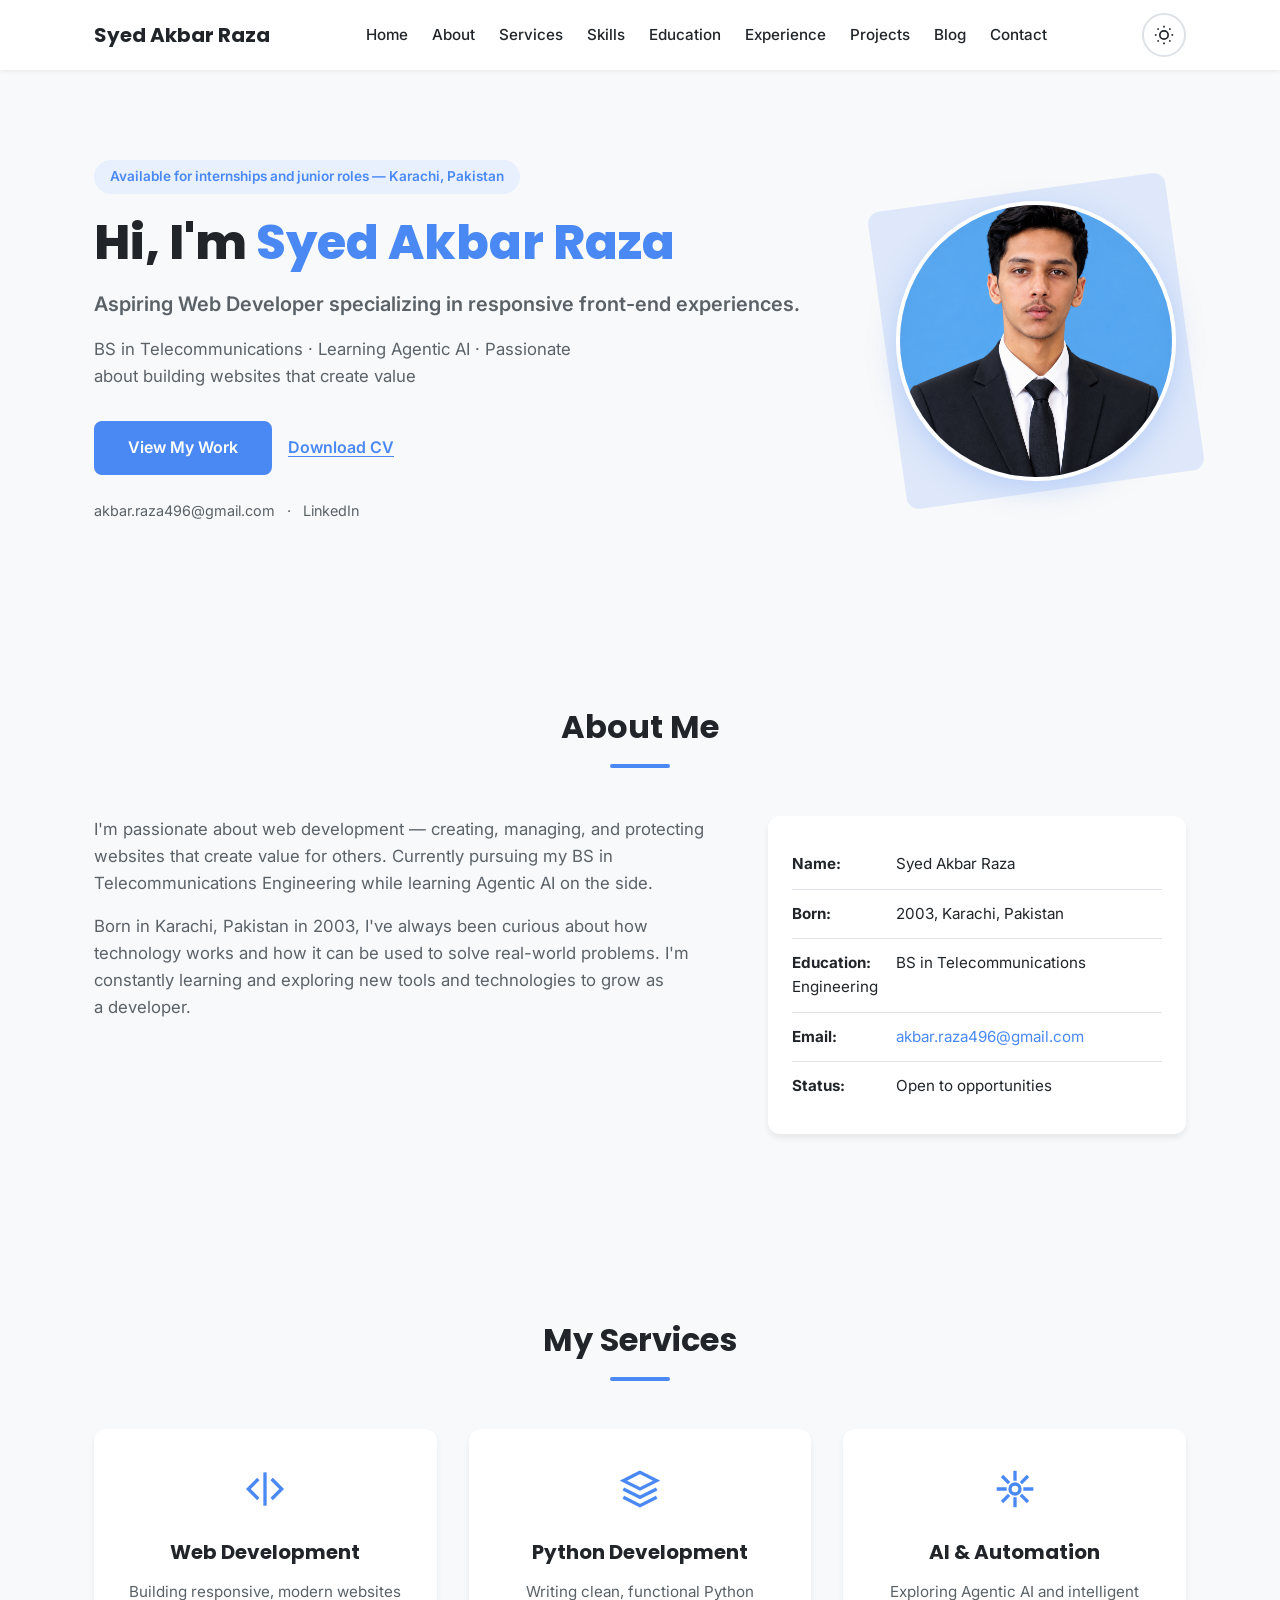
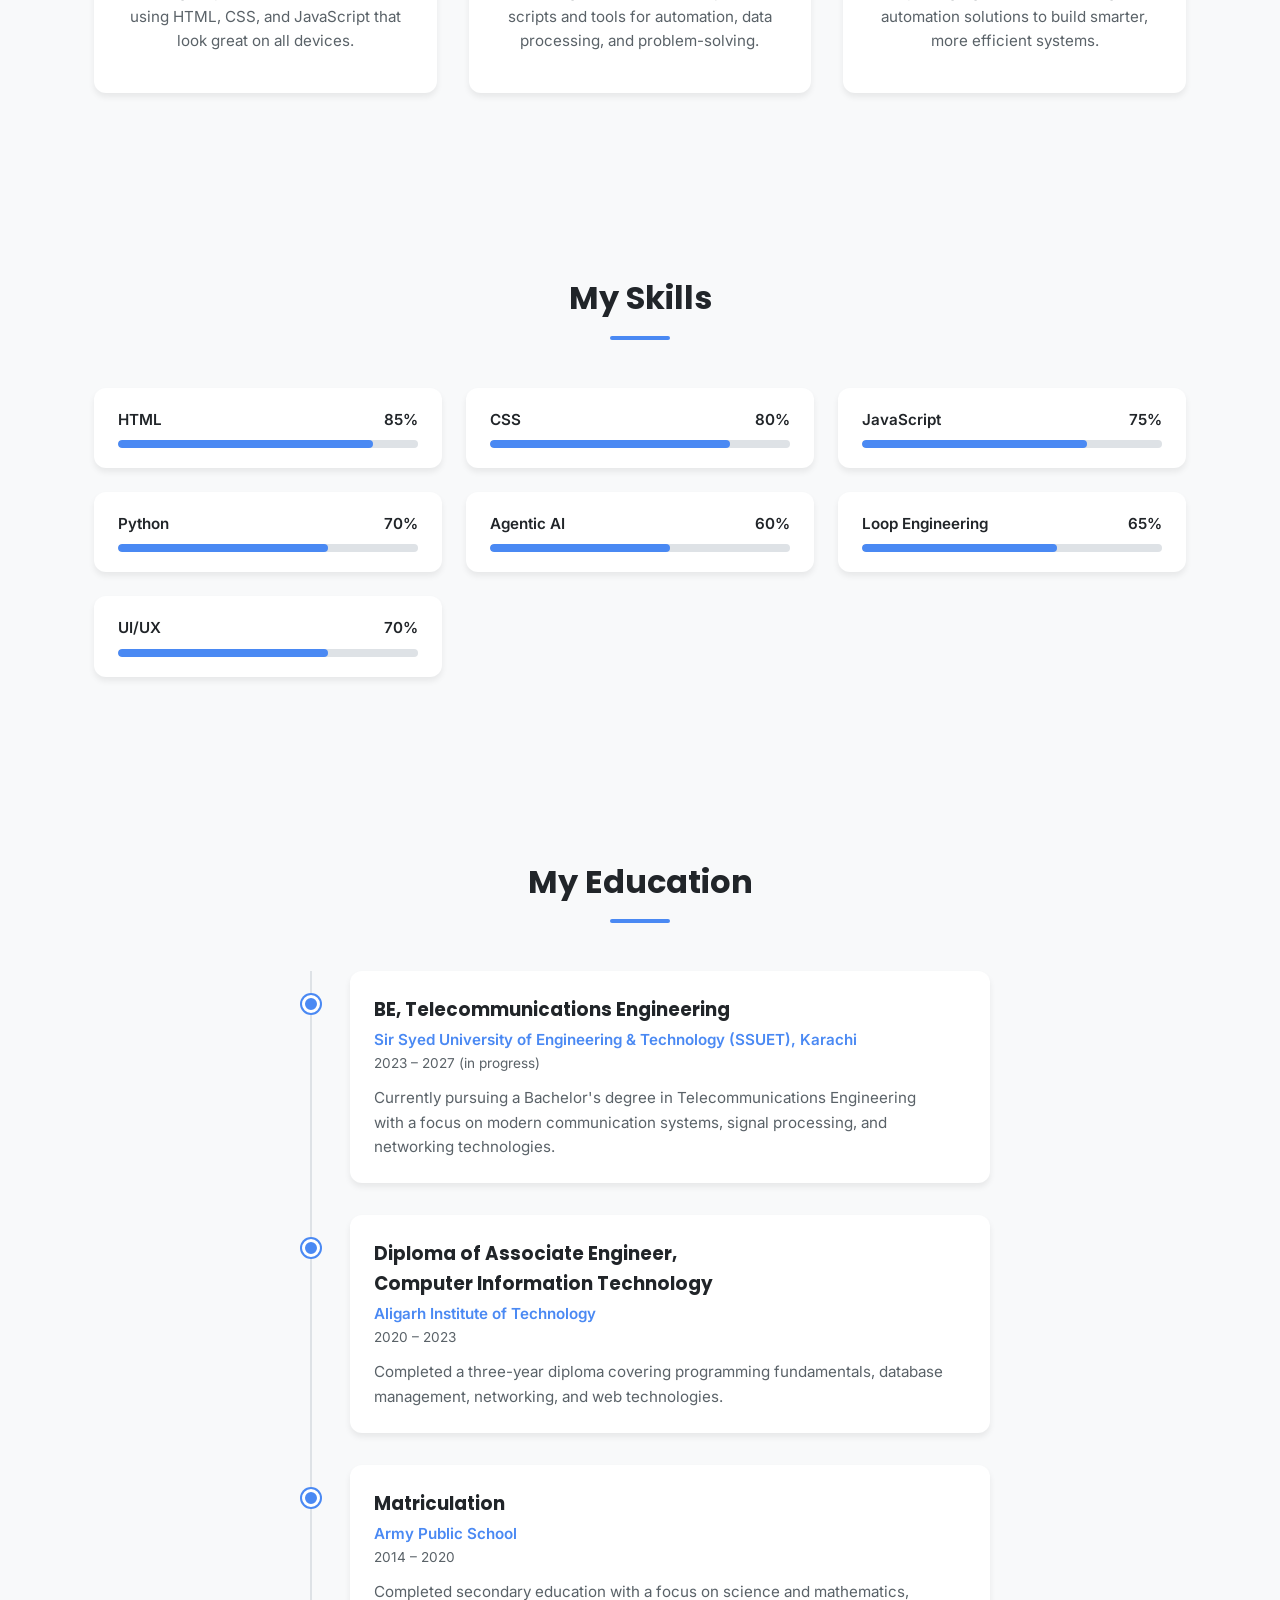
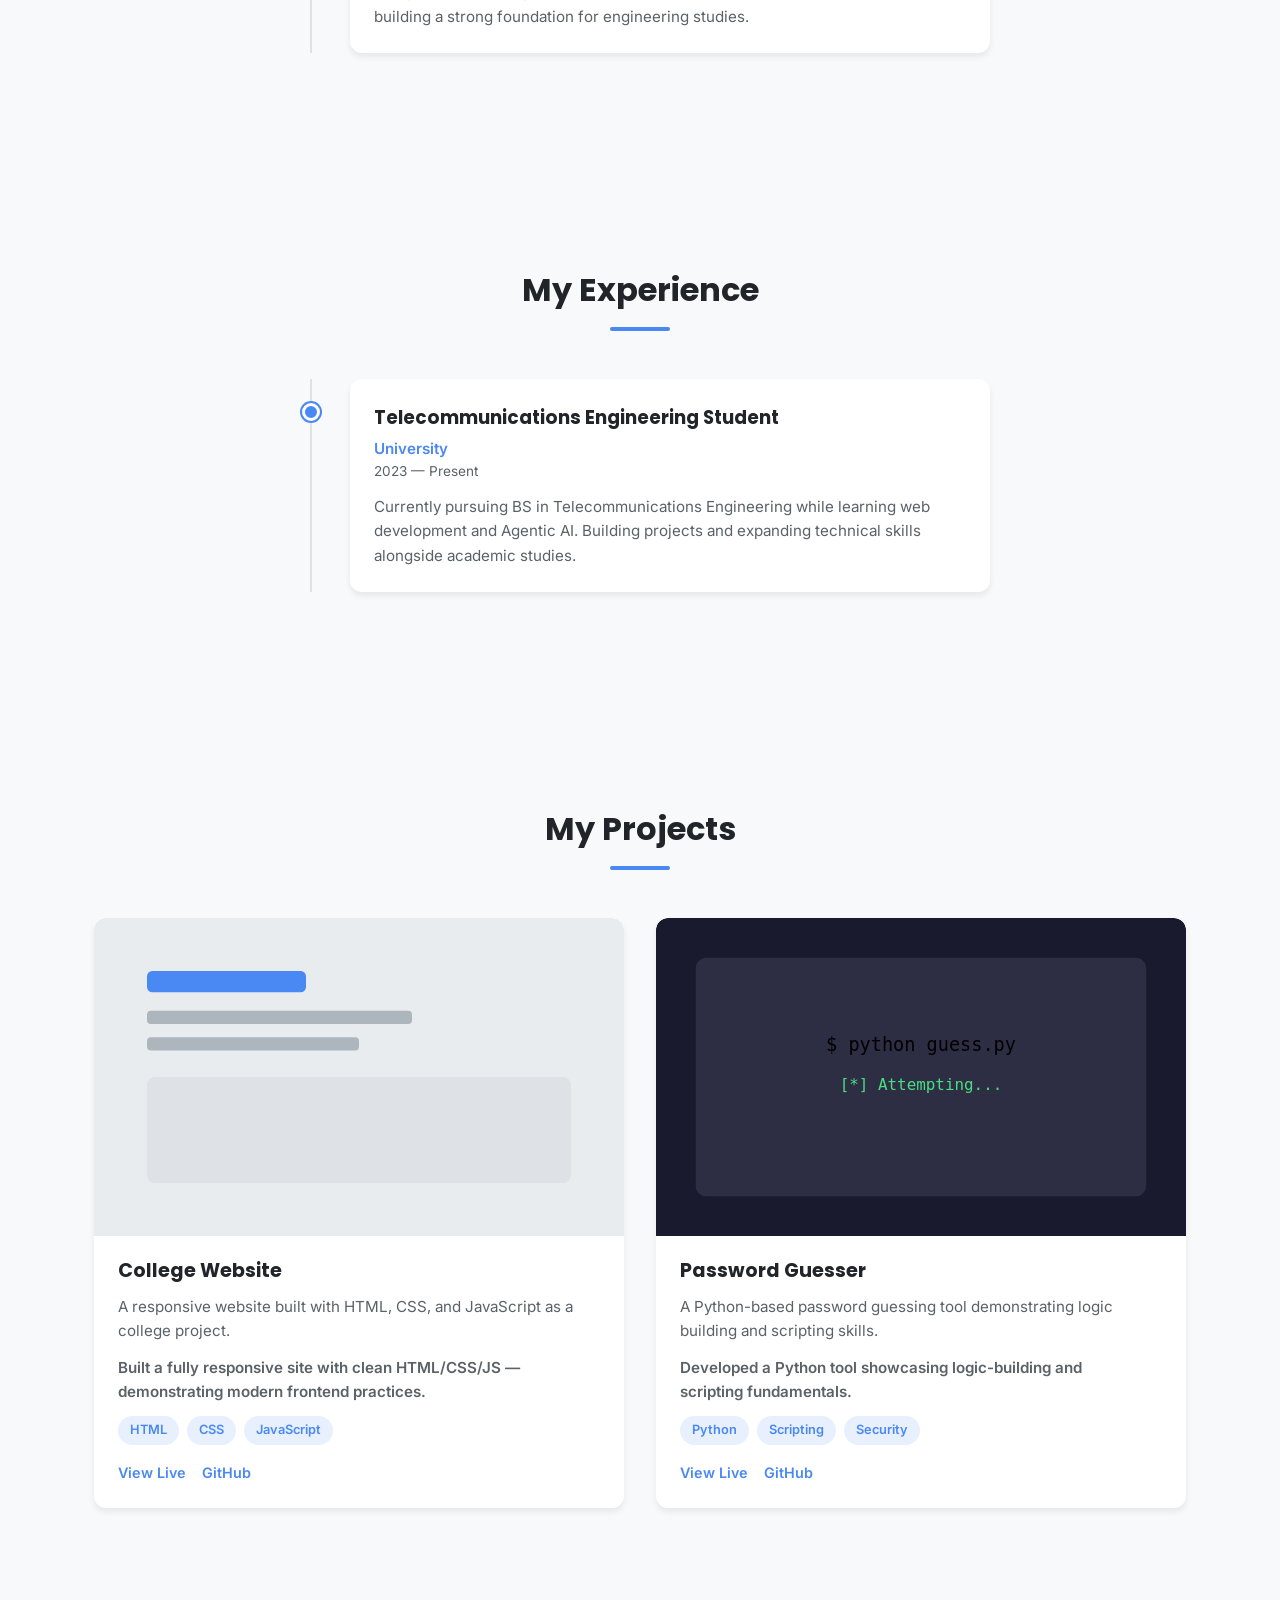
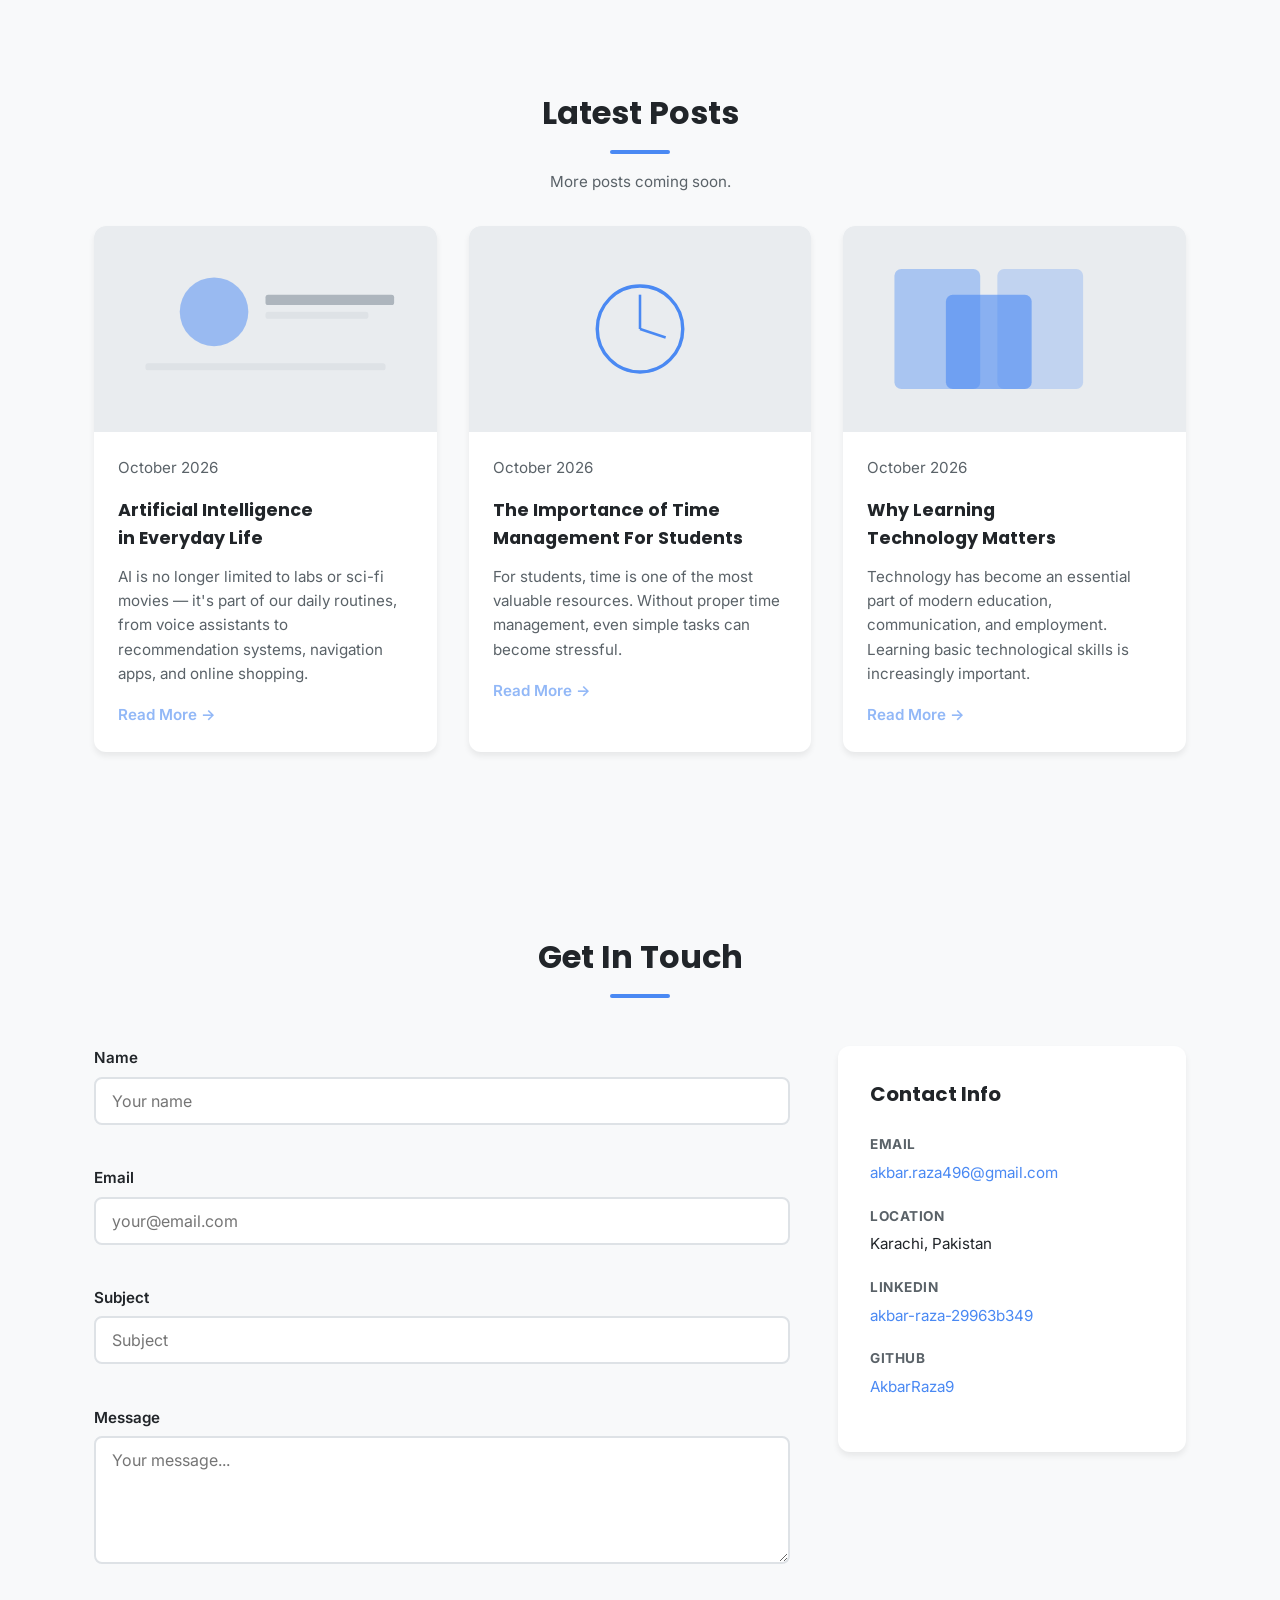
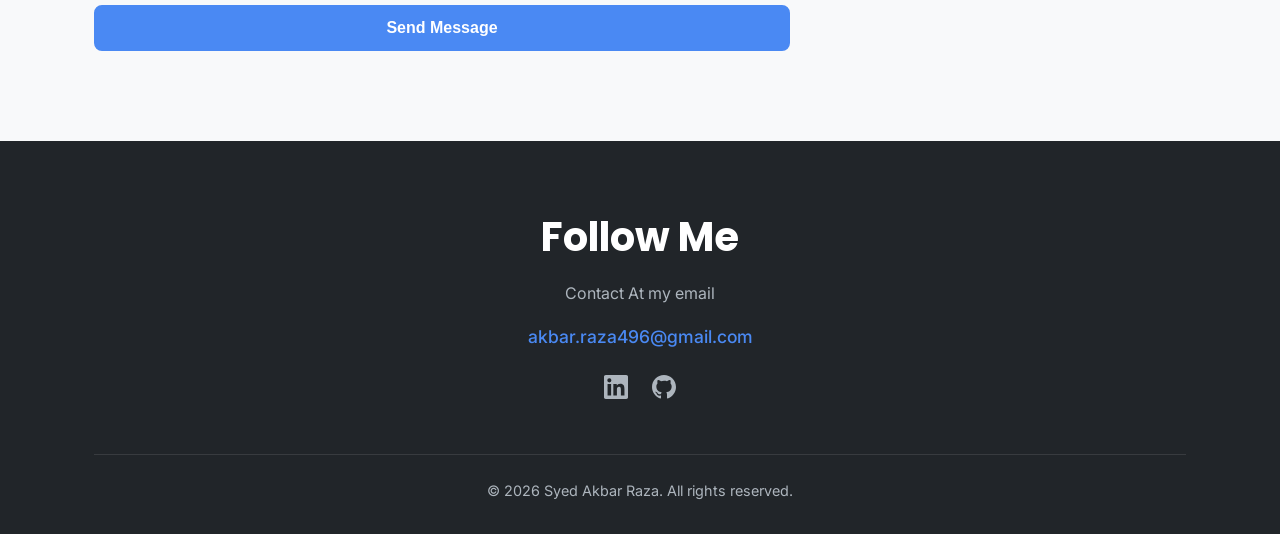
<file: index.html>
<!DOCTYPE html>
<html lang="en">
<head>
  <meta charset="UTF-8">
  <meta name="viewport" content="width=device-width, initial-scale=1.0">
  <!-- Performance: Mark JS-enabled for fade-in fallback -->
  <script>document.documentElement.classList.add('js')</script>
  <meta name="description" content="Syed Akbar Raza is an aspiring web developer skilled in HTML, CSS, JavaScript, and Python. Based in Karachi, Pakistan. Currently pursuing a BS in Telecommunications Engineering.">
  <title>Syed Akbar Raza — Aspiring Web Developer &amp; Telecommunications Engineer</title>
  <!-- SEO: Open Graph -->
  <meta property="og:title" content="Syed Akbar Raza — Aspiring Web Developer & Telecommunications Engineer">
  <meta property="og:description" content="Aspiring web developer skilled in HTML, CSS, JavaScript, and Python. Based in Karachi, Pakistan.">
  <meta property="og:image" content="profile.jpg">
  <meta property="og:url" content="https://akbarraza9.github.io">
  <meta property="og:type" content="website">
  <!-- SEO: Twitter Card -->
  <meta name="twitter:card" content="summary_large_image">
  <meta name="twitter:title" content="Syed Akbar Raza — Aspiring Web Developer">
  <meta name="twitter:description" content="Aspiring web developer skilled in HTML, CSS, JavaScript, and Python.">
  <meta name="twitter:image" content="profile.jpg">
  <!-- PWA: Theme color for browser chrome -->
  <meta name="theme-color" content="#f8f9fa" media="(prefers-color-scheme: light)">
  <meta name="theme-color" content="#1a1a2e" media="(prefers-color-scheme: dark)">
  <!-- Favicon: Monogram SA -->
  <link rel="icon" href="data:image/svg+xml,%3Csvg xmlns='http://www.w3.org/2000/svg' viewBox='0 0 32 32'%3E%3Crect width='32' height='32' rx='6' fill='%234A89F3'/%3E%3Ctext x='16' y='22' text-anchor='middle' fill='white' font-family='system-ui' font-size='16' font-weight='700'%3ESA%3C/text%3E%3C/svg%3E">
  <link rel="preconnect" href="https://fonts.googleapis.com">
  <link rel="preconnect" href="https://fonts.gstatic.com" crossorigin>
  <link href="https://fonts.googleapis.com/css2?family=Inter:wght@400;500;600&family=Poppins:wght@600;700;800&display=swap" rel="stylesheet">
  <link rel="stylesheet" href="style.css">
</head>
<body>
  <!-- Accessibility: Skip to main content -->
  <a href="#main-content" class="skip-link">Skip to main content</a>

  <!-- ==================== NAVBAR ==================== -->
  <header class="header">
    <nav class="nav container">
      <a href="#home" class="nav-logo">Syed Akbar Raza</a>
      <ul class="nav-links">
        <li><a href="#home">Home</a></li>
        <li><a href="#about">About</a></li>
        <li><a href="#services">Services</a></li>
        <li><a href="#skills">Skills</a></li>
        <li><a href="#education">Education</a></li>
        <li><a href="#experience">Experience</a></li>
        <li><a href="#projects">Projects</a></li>
        <li><a href="#blog">Blog</a></li>
        <li><a href="#contact">Contact</a></li>
      </ul>
      <div class="nav-actions">
        <button class="theme-toggle" aria-label="Toggle dark mode" title="Toggle dark mode">
          <svg class="sun-icon" viewBox="0 0 24 24" fill="none" stroke="currentColor" stroke-width="2" width="20" height="20" xmlns="http://www.w3.org/2000/svg" aria-hidden="true">
            <circle cx="12" cy="12" r="5"/>
            <line x1="12" y1="1" x2="12" y2="3"/>
            <line x1="12" y1="21" x2="12" y2="23"/>
            <line x1="4.22" y1="4.22" x2="5.64" y2="5.64"/>
            <line x1="18.36" y1="18.36" x2="19.78" y2="19.78"/>
            <line x1="1" y1="12" x2="3" y2="12"/>
            <line x1="21" y1="12" x2="23" y2="12"/>
            <line x1="4.22" y1="19.78" x2="5.64" y2="18.36"/>
            <line x1="18.36" y1="5.64" x2="19.78" y2="4.22"/>
          </svg>
          <svg class="moon-icon" viewBox="0 0 24 24" fill="none" stroke="currentColor" stroke-width="2" width="20" height="20" xmlns="http://www.w3.org/2000/svg" aria-hidden="true">
            <path d="M21 12.79A9 9 0 1111.21 3 7 7 0 0021 12.79z"/>
          </svg>
        </button>
        <button class="nav-toggle" aria-label="Toggle navigation" aria-expanded="false">
          <span class="hamburger"></span>
        </button>
      </div>
    </nav>
  </header>

  <main id="main-content">

    <!-- ==================== HERO ==================== -->
    <section id="home" class="hero">
      <div class="container hero-container">
        <div class="hero-content">
          <span class="hero-badge">Available for internships and junior roles — Karachi, Pakistan</span>
          <h1 class="hero-title">Hi, I'm <span class="accent">Syed Akbar Raza</span></h1>
          <p class="hero-tagline">Aspiring Web Developer specializing in responsive front-end experiences.</p>
          <p class="hero-intro">BS in Telecommunications · Learning Agentic AI · Passionate about building websites that create value</p>
          <div class="hero-buttons">
            <a href="#projects" class="btn btn-primary">View My Work</a>
            <a href="Akbar_ Raza _ CV.pdf" class="text-link" download>Download CV</a>
          </div>
          <p class="hero-contact">
            <a href="mailto:akbar.raza496@gmail.com">akbar.raza496@gmail.com</a>
            <span class="separator">·</span>
            <a href="https://www.linkedin.com/in/akbar-raza-29963b349" target="_blank" rel="noopener">LinkedIn</a>
          </p>
        </div>
        <div class="hero-image">
          <img src="ChatGPT Image Oct 13, 2026, 04_04_49 PM.png" alt="Portrait of Syed Akbar Raza, aspiring web developer" class="profile-photo" width="280" height="280" loading="eager" fetchpriority="high">
        </div>
      </div>
    </section>

    <!-- ==================== ABOUT ==================== -->
    <section id="about" class="about fade-in">
      <div class="container">
        <h2 class="section-title">About Me</h2>
        <div class="about-container">
          <div class="about-text">
            <p>I'm passionate about web development — creating, managing, and protecting websites that create value for others. Currently pursuing my BS in Telecommunications Engineering while learning Agentic AI on the side.</p>
            <p>Born in Karachi, Pakistan in 2003, I've always been curious about how technology works and how it can be used to solve real-world problems. I'm constantly learning and exploring new tools and technologies to grow as a developer.</p>
          </div>
          <ul class="about-details">
            <li><strong>Name:</strong> Syed Akbar Raza</li>
            <li><strong>Born:</strong> 2003, Karachi, Pakistan</li>
            <li><strong>Education:</strong> BS in Telecommunications Engineering</li>
            <li><strong>Email:</strong> <a href="mailto:akbar.raza496@gmail.com">akbar.raza496@gmail.com</a></li>
            <li><strong>Status:</strong> Open to opportunities</li>
          </ul>
        </div>
      </div>
    </section>

    <!-- ==================== SERVICES ==================== -->
    <section id="services" class="services fade-in">
      <div class="container">
        <h2 class="section-title">My Services</h2>
        <div class="grid services-grid">
          <div class="card service-card">
            <div class="card-icon">
              <svg viewBox="0 0 24 24" fill="none" stroke="currentColor" stroke-width="2" width="40" height="40" xmlns="http://www.w3.org/2000/svg" aria-hidden="true">
                <polyline points="16 18 22 12 16 6"/>
                <polyline points="8 6 2 12 8 18"/>
                <line x1="12" y1="2" x2="12" y2="22"/>
              </svg>
            </div>
            <h3>Web Development</h3>
            <p>Building responsive, modern websites using HTML, CSS, and JavaScript that look great on all devices.</p>
          </div>
          <div class="card service-card">
            <div class="card-icon">
              <svg viewBox="0 0 24 24" fill="none" stroke="currentColor" stroke-width="2" width="40" height="40" xmlns="http://www.w3.org/2000/svg" aria-hidden="true">
                <path d="M12 2L2 7l10 5 10-5-10-5z"/>
                <path d="M2 17l10 5 10-5"/>
                <path d="M2 12l10 5 10-5"/>
              </svg>
            </div>
            <h3>Python Development</h3>
            <p>Writing clean, functional Python scripts and tools for automation, data processing, and problem-solving.</p>
          </div>
          <div class="card service-card">
            <div class="card-icon">
              <svg viewBox="0 0 24 24" fill="none" stroke="currentColor" stroke-width="2" width="40" height="40" xmlns="http://www.w3.org/2000/svg" aria-hidden="true">
                <circle cx="12" cy="12" r="3"/>
                <path d="M12 1v6M12 17v6M4.22 4.22l4.24 4.24M15.54 15.54l4.24 4.24M1 12h6M17 12h6M4.22 19.78l4.24-4.24M15.54 8.46l4.24-4.24"/>
              </svg>
            </div>
            <h3>AI &amp; Automation</h3>
            <p>Exploring Agentic AI and intelligent automation solutions to build smarter, more efficient systems.</p>
          </div>
        </div>
      </div>
    </section>

    <!-- ==================== SKILLS ==================== -->
    <section id="skills" class="skills fade-in">
      <div class="container">
        <h2 class="section-title">My Skills</h2>
        <div class="grid skills-grid">
          <div class="skill-item">
            <div class="skill-header">
              <span>HTML</span>
              <span>85%</span>
            </div>
            <div class="skill-bar"><div class="skill-fill" data-width="85"></div></div>
          </div>
          <div class="skill-item">
            <div class="skill-header">
              <span>CSS</span>
              <span>80%</span>
            </div>
            <div class="skill-bar"><div class="skill-fill" data-width="80"></div></div>
          </div>
          <div class="skill-item">
            <div class="skill-header">
              <span>JavaScript</span>
              <span>75%</span>
            </div>
            <div class="skill-bar"><div class="skill-fill" data-width="75"></div></div>
          </div>
          <div class="skill-item">
            <div class="skill-header">
              <span>Python</span>
              <span>70%</span>
            </div>
            <div class="skill-bar"><div class="skill-fill" data-width="70"></div></div>
          </div>
          <div class="skill-item">
            <div class="skill-header">
              <span>Agentic AI</span>
              <span>60%</span>
            </div>
            <div class="skill-bar"><div class="skill-fill" data-width="60"></div></div>
          </div>
          <div class="skill-item">
            <div class="skill-header">
              <span>Loop Engineering</span>
              <span>65%</span>
            </div>
            <div class="skill-bar"><div class="skill-fill" data-width="65"></div></div>
          </div>
          <div class="skill-item">
            <div class="skill-header">
              <span>UI/UX</span>
              <span>70%</span>
            </div>
            <div class="skill-bar"><div class="skill-fill" data-width="70"></div></div>
          </div>
        </div>
      </div>
    </section>

    <!-- ==================== EDUCATION ==================== -->
    <section id="education" class="education fade-in">
      <div class="container">
        <h2 class="section-title">My Education</h2>
        <div class="timeline">
          <div class="timeline-item">
            <div class="timeline-dot"></div>
            <div class="timeline-content card">
              <h3>BE, Telecommunications Engineering</h3>
              <p class="timeline-company">Sir Syed University of Engineering &amp; Technology (SSUET), Karachi</p>
              <p class="timeline-date">2023 – 2027 (in progress)</p>
              <p>Currently pursuing a Bachelor's degree in Telecommunications Engineering with a focus on modern communication systems, signal processing, and networking technologies.</p>
            </div>
          </div>
          <div class="timeline-item">
            <div class="timeline-dot"></div>
            <div class="timeline-content card">
              <h3>Diploma of Associate Engineer, Computer Information Technology</h3>
              <p class="timeline-company">Aligarh Institute of Technology</p>
              <p class="timeline-date">2020 – 2023</p>
              <p>Completed a three-year diploma covering programming fundamentals, database management, networking, and web technologies.</p>
            </div>
          </div>
          <div class="timeline-item">
            <div class="timeline-dot"></div>
            <div class="timeline-content card">
              <h3>Matriculation</h3>
              <p class="timeline-company">Army Public School</p>
              <p class="timeline-date">2014 – 2020</p>
              <p>Completed secondary education with a focus on science and mathematics, building a strong foundation for engineering studies.</p>
            </div>
          </div>
        </div>
      </div>
    </section>

    <!-- ==================== EXPERIENCE ==================== -->
    <section id="experience" class="experience fade-in">
      <div class="container">
        <h2 class="section-title">My Experience</h2>
        <div class="timeline">
          <div class="timeline-item">
            <div class="timeline-dot"></div>
            <div class="timeline-content card">
              <h3>Telecommunications Engineering Student</h3>
              <p class="timeline-company">University</p>
              <p class="timeline-date">2023 — Present</p>
              <p>Currently pursuing BS in Telecommunications Engineering while learning web development and Agentic AI. Building projects and expanding technical skills alongside academic studies.</p>
            </div>
          </div>
        </div>
      </div>
    </section>

    <!-- ==================== PROJECTS ==================== -->
    <section id="projects" class="projects fade-in">
      <div class="container">
        <h2 class="section-title">My Projects</h2>
        <div class="grid projects-grid">
          <div class="card project-card">
            <div class="project-image">
              <img src="data:image/svg+xml,%3Csvg xmlns='http://www.w3.org/2000/svg' viewBox='0 0 400 240'%3E%3Crect fill='%23e9ecef' width='400' height='240'/%3E%3Crect fill='%234A89F3' x='40' y='40' width='120' height='16' rx='4'/%3E%3Crect fill='%23adb5bd' x='40' y='70' width='200' height='10' rx='3'/%3E%3Crect fill='%23adb5bd' x='40' y='90' width='160' height='10' rx='3'/%3E%3Crect fill='%23dee2e6' x='40' y='120' width='320' height='80' rx='6'/%3E%3C/svg%3E" alt="Screenshot of a responsive college website homepage" width="400" height="240" loading="lazy">
            </div>
            <div class="project-body">
              <h3>College Website</h3>
              <p>A responsive website built with HTML, CSS, and JavaScript as a college project.</p>
              <p class="project-impact">Built a fully responsive site with clean HTML/CSS/JS — demonstrating modern frontend practices.</p>
              <div class="project-tags">
                <span>HTML</span>
                <span>CSS</span>
                <span>JavaScript</span>
              </div>
              <div class="project-links">
                <a href="#" class="project-link-live">View Live</a>
                <a href="#" class="project-link-github">GitHub</a>
              </div>
            </div>
          </div>
          <div class="card project-card">
            <div class="project-image">
              <img src="data:image/svg+xml,%3Csvg xmlns='http://www.w3.org/2000/svg' viewBox='0 0 400 240'%3E%3Crect fill='%231a1a2e' width='400' height='240'/%3E%3Crect fill='%232d2d44' x='30' y='30' width='340' height='180' rx='8'/%3E%3Ctext x='200' y='100' fill='%4A89F3' text-anchor='middle' font-family='monospace' font-size='14'%3E$ python guess.py%3C/text%3E%3Ctext x='200' y='130' fill='%234ade80' text-anchor='middle' font-family='monospace' font-size='12'%3E[*] Attempting...%3C/text%3E%3C/svg%3E" alt="Screenshot of Python password guesser terminal output" width="400" height="240" loading="lazy">
            </div>
            <div class="project-body">
              <h3>Password Guesser</h3>
              <p>A Python-based password guessing tool demonstrating logic building and scripting skills.</p>
              <p class="project-impact">Developed a Python tool showcasing logic-building and scripting fundamentals.</p>
              <div class="project-tags">
                <span>Python</span>
                <span>Scripting</span>
                <span>Security</span>
              </div>
              <div class="project-links">
                <a href="#" class="project-link-live">View Live</a>
                <a href="#" class="project-link-github">GitHub</a>
              </div>
            </div>
          </div>
        </div>
      </div>
    </section>

    <!-- ==================== BLOG ==================== -->
    <section id="blog" class="blog fade-in">
      <div class="container">
        <h2 class="section-title">Latest Posts</h2>
        <p class="blog-note">More posts coming soon.</p>
        <div class="grid blog-grid">
          <article class="card blog-card">
            <div class="blog-image">
              <img src="data:image/svg+xml,%3Csvg xmlns='http://www.w3.org/2000/svg' viewBox='0 0 400 240'%3E%3Crect fill='%23e9ecef' width='400' height='240'/%3E%3Ccircle cx='140' cy='100' r='40' fill='%234A89F3' opacity='0.5'/%3E%3Crect fill='%23adb5bd' x='200' y='80' width='150' height='12' rx='3'/%3E%3Crect fill='%23dee2e6' x='200' y='100' width='120' height='8' rx='3'/%3E%3Crect fill='%23dee2e6' x='60' y='160' width='280' height='8' rx='3'/%3E%3C/svg%3E" alt="Decorative header for AI blog post" width="400" height="240" loading="lazy">
            </div>
            <div class="blog-content">
              <p class="blog-date">October 2026</p>
              <h3>Artificial Intelligence in Everyday Life</h3>
              <p>AI is no longer limited to labs or sci-fi movies — it's part of our daily routines, from voice assistants to recommendation systems, navigation apps, and online shopping.</p>
              <a href="javascript:void(0)" class="blog-link disabled-link" aria-disabled="true" title="Coming soon">Read More →</a>
            </div>
          </article>
          <article class="card blog-card">
            <div class="blog-image">
              <img src="data:image/svg+xml,%3Csvg xmlns='http://www.w3.org/2000/svg' viewBox='0 0 400 240'%3E%3Crect fill='%23e9ecef' width='400' height='240'/%3E%3Ccircle cx='200' cy='120' r='50' fill='none' stroke='%234A89F3' stroke-width='4'/%3E%3Cline x1='200' y1='120' x2='200' y2='80' stroke='%234A89F3' stroke-width='3'/%3E%3Cline x1='200' y1='120' x2='230' y2='130' stroke='%234A89F3' stroke-width='3'/%3E%3C/svg%3E" alt="Decorative clock illustration for time management post" width="400" height="240" loading="lazy">
            </div>
            <div class="blog-content">
              <p class="blog-date">October 2026</p>
              <h3>The Importance of Time Management For Students</h3>
              <p>For students, time is one of the most valuable resources. Without proper time management, even simple tasks can become stressful.</p>
              <a href="javascript:void(0)" class="blog-link disabled-link" aria-disabled="true" title="Coming soon">Read More →</a>
            </div>
          </article>
          <article class="card blog-card">
            <div class="blog-image">
              <img src="data:image/svg+xml,%3Csvg xmlns='http://www.w3.org/2000/svg' viewBox='0 0 400 240'%3E%3Crect fill='%23e9ecef' width='400' height='240'/%3E%3Crect fill='%234A89F3' opacity='0.4' x='60' y='50' width='100' height='140' rx='8'/%3E%3Crect fill='%234A89F3' opacity='0.25' x='180' y='50' width='100' height='140' rx='8'/%3E%3Crect fill='%234A89F3' opacity='0.6' x='120' y='80' width='100' height='110' rx='8'/%3E%3C/svg%3E" alt="Decorative layered cards for technology learning post" width="400" height="240" loading="lazy">
            </div>
            <div class="blog-content">
              <p class="blog-date">October 2026</p>
              <h3>Why Learning Technology Matters</h3>
              <p>Technology has become an essential part of modern education, communication, and employment. Learning basic technological skills is increasingly important.</p>
              <a href="javascript:void(0)" class="blog-link disabled-link" aria-disabled="true" title="Coming soon">Read More →</a>
            </div>
          </article>
        </div>
      </div>
    </section>

    <!-- ==================== CONTACT ==================== -->
    <section id="contact" class="contact fade-in">
      <div class="container">
        <h2 class="section-title">Get In Touch</h2>
        <div class="contact-container">
          <form id="contact-form" class="contact-form" action="https://formspree.io/f/YOUR_PLACEHOLDER_ID" method="POST">
            <!-- Honeypot field for spam protection -->
            <div class="honeypot" aria-hidden="true">
              <input type="text" name="website" tabindex="-1" autocomplete="off">
            </div>
            <div class="form-group">
              <label for="name">Name</label>
              <input type="text" id="name" name="name" placeholder="Your name" required aria-describedby="name-error" autocomplete="name">
              <span class="form-error" id="name-error" role="alert"></span>
            </div>
            <div class="form-group">
              <label for="email">Email</label>
              <input type="email" id="email" name="email" placeholder="your@email.com" required aria-describedby="email-error" autocomplete="email">
              <span class="form-error" id="email-error" role="alert"></span>
            </div>
            <div class="form-group">
              <label for="subject">Subject</label>
              <input type="text" id="subject" name="subject" placeholder="Subject" required aria-describedby="subject-error" autocomplete="off">
              <span class="form-error" id="subject-error" role="alert"></span>
            </div>
            <div class="form-group">
              <label for="message">Message</label>
              <textarea id="message" name="message" rows="5" placeholder="Your message..." required aria-describedby="message-error" autocomplete="off"></textarea>
              <span class="form-error" id="message-error" role="alert"></span>
            </div>
            <button type="submit" class="btn btn-primary">Send Message</button>
            <p class="form-success" id="form-success">Thank you! Your message has been sent.</p>
          </form>
          <div class="contact-info card">
            <h3>Contact Info</h3>
            <ul>
              <li>
                <strong>Email</strong>
                <a href="mailto:akbar.raza496@gmail.com">akbar.raza496@gmail.com</a>
              </li>
              <li>
                <strong>Location</strong>
                <span>Karachi, Pakistan</span>
              </li>
              <li>
                <strong>LinkedIn</strong>
                <a href="https://www.linkedin.com/in/akbar-raza-29963b349" target="_blank" rel="noopener">akbar-raza-29963b349</a>
              </li>
              <li>
                <strong>GitHub</strong>
                <a href="https://github.com/AkbarRaza9" target="_blank" rel="noopener">AkbarRaza9</a>
              </li>
            </ul>
          </div>
        </div>
      </div>
    </section>

  </main>

  <!-- ==================== FOOTER ==================== -->
  <footer class="footer">
    <div class="container">
      <div class="footer-cta">
        <h2>Follow Me</h2>
        <p>Contact At my email</p>
        <a href="mailto:akbar.raza496@gmail.com" class="footer-email">akbar.raza496@gmail.com</a>
        <div class="social-links">
          <a href="https://www.linkedin.com/in/akbar-raza-29963b349" target="_blank" rel="noopener" aria-label="LinkedIn">
            <svg viewBox="0 0 24 24" fill="currentColor" width="24" height="24" xmlns="http://www.w3.org/2000/svg" aria-hidden="true">
              <path d="M20.447 20.452h-3.554v-5.569c0-1.328-.027-3.037-1.852-3.037-1.853 0-2.136 1.445-2.136 2.939v5.667H9.351V9h3.414v1.561h.046c.477-.9 1.637-1.85 3.37-1.85 3.601 0 4.267 2.37 4.267 5.455v6.286zM5.337 7.433a2.062 2.062 0 01-2.063-2.065 2.064 2.064 0 112.063 2.065zm1.782 13.019H3.555V9h3.564v11.452zM22.225 0H1.771C.792 0 0 .774 0 1.729v20.542C0 23.227.792 24 1.771 24h20.451C23.2 24 24 23.227 24 22.271V1.729C24 .774 23.2 0 22.222 0h.003z"/>
            </svg>
          </a>
          <a href="https://github.com/AkbarRaza9" target="_blank" rel="noopener" aria-label="GitHub">
            <svg viewBox="0 0 24 24" fill="currentColor" width="24" height="24" xmlns="http://www.w3.org/2000/svg" aria-hidden="true">
              <path d="M12 0C5.374 0 0 5.373 0 12c0 5.302 3.438 9.8 8.207 11.387.599.111.793-.261.793-.577v-2.234c-3.338.726-4.033-1.416-4.033-1.416-.546-1.387-1.333-1.756-1.333-1.756-1.089-.745.083-.729.083-.729 1.205.084 1.839 1.237 1.839 1.237 1.07 1.834 2.807 1.304 3.492.997.107-.775.418-1.305.762-1.604-2.665-.305-5.467-1.334-5.467-5.931 0-1.311.469-2.381 1.236-3.221-.124-.303-.535-1.524.117-3.176 0 0 1.008-.322 3.301 1.23A11.509 11.509 0 0112 5.803c1.02.005 2.047.138 3.006.404 2.291-1.552 3.297-1.23 3.297-1.23.653 1.653.242 2.874.118 3.176.77.84 1.235 1.911 1.235 3.221 0 4.609-2.807 5.624-5.479 5.921.43.372.823 1.102.823 2.222v3.293c0 .319.192.694.801.576C20.566 21.797 24 17.3 24 12c0-6.627-5.373-12-12-12z"/>
            </svg>
          </a>
        </div>
      </div>
      <hr class="footer-divider">
      <p class="footer-copyright">© 2026 Syed Akbar Raza. All rights reserved.</p>
    </div>
  </footer>

  <script src="script.js"></script>
</body>
</html>
</file>
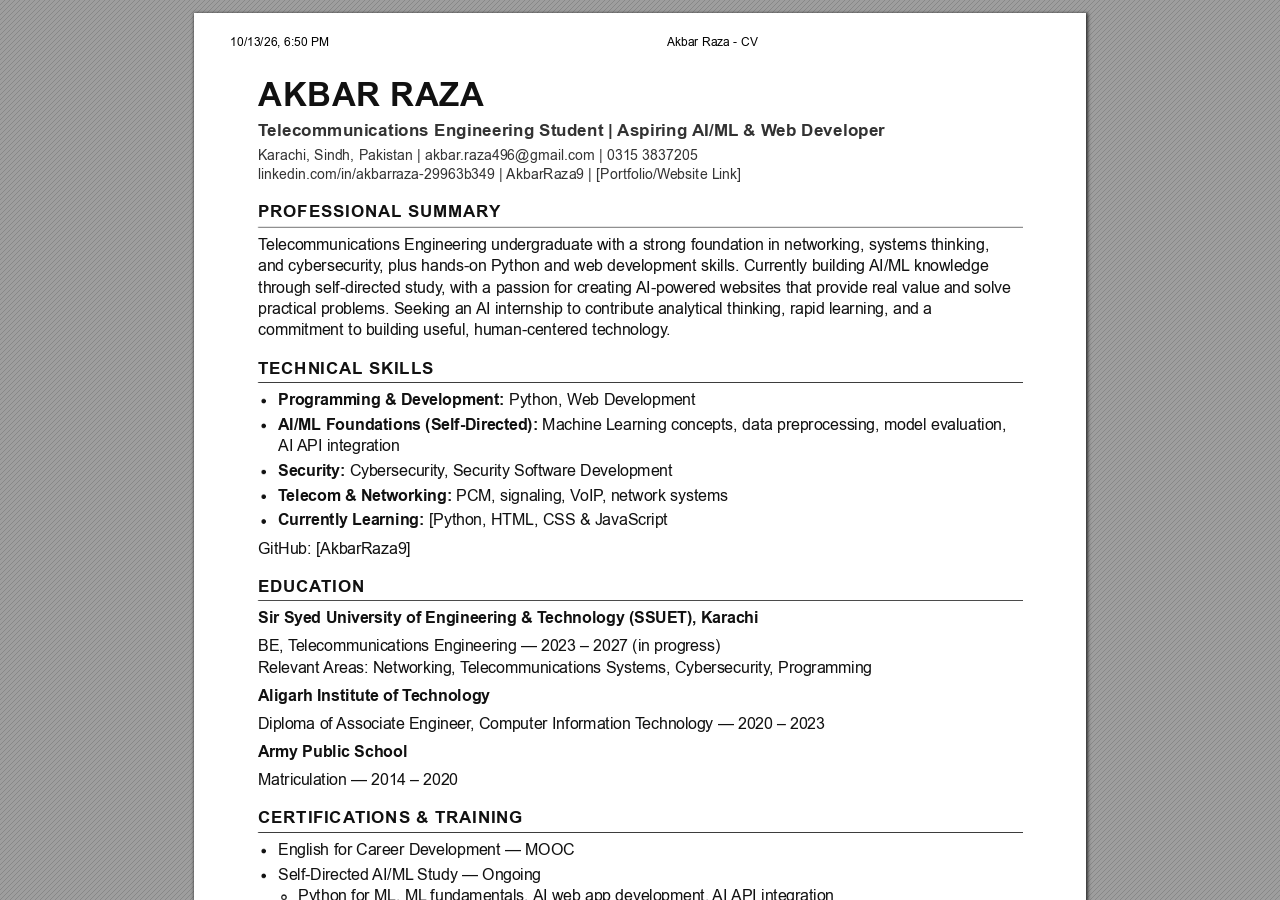
<file: Akbar_ Raza _ CV.html>
<!DOCTYPE html>
<!-- Created by pdf2htmlEX (https://github.com/pdf2htmlEX/pdf2htmlEX) -->
<html xmlns="http://www.w3.org/1999/xhtml">
<head>
<meta charset="utf-8"/>
<meta name="generator" content="pdf2htmlEX"/>
<meta http-equiv="X-UA-Compatible" content="IE=edge,chrome=1"/>
<style type="text/css">
/*! 
 * Base CSS for pdf2htmlEX
 * Copyright 2012,2013 Lu Wang <coolwanglu@gmail.com> 
 * https://github.com/pdf2htmlEX/pdf2htmlEX/blob/master/share/LICENSE
 */#sidebar{position:absolute;top:0;left:0;bottom:0;width:250px;padding:0;margin:0;overflow:auto}#page-container{position:absolute;top:0;left:0;margin:0;padding:0;border:0}@media screen{#sidebar.opened+#page-container{left:250px}#page-container{bottom:0;right:0;overflow:auto}.loading-indicator{display:none}.loading-indicator.active{display:block;position:absolute;width:64px;height:64px;top:50%;left:50%;margin-top:-32px;margin-left:-32px}.loading-indicator img{position:absolute;top:0;left:0;bottom:0;right:0}}@media print{@page{margin:0}html{margin:0}body{margin:0;-webkit-print-color-adjust:exact}#sidebar{display:none}#page-container{width:auto;height:auto;overflow:visible;background-color:transparent}.d{display:none}}.pf{position:relative;background-color:white;overflow:hidden;margin:0;border:0}.pc{position:absolute;border:0;padding:0;margin:0;top:0;left:0;width:100%;height:100%;overflow:hidden;display:block;transform-origin:0 0;-ms-transform-origin:0 0;-webkit-transform-origin:0 0}.pc.opened{display:block}.bf{position:absolute;border:0;margin:0;top:0;bottom:0;width:100%;height:100%;-ms-user-select:none;-moz-user-select:none;-webkit-user-select:none;user-select:none}.bi{position:absolute;border:0;margin:0;-ms-user-select:none;-moz-user-select:none;-webkit-user-select:none;user-select:none}@media print{.pf{margin:0;box-shadow:none;page-break-after:always;page-break-inside:avoid}@-moz-document url-prefix(){.pf{overflow:visible;border:1px solid #fff}.pc{overflow:visible}}}.c{position:absolute;border:0;padding:0;margin:0;overflow:hidden;display:block}.t{position:absolute;white-space:pre;font-size:1px;transform-origin:0 100%;-ms-transform-origin:0 100%;-webkit-transform-origin:0 100%;unicode-bidi:bidi-override;-moz-font-feature-settings:"liga" 0}.t:after{content:''}.t:before{content:'';display:inline-block}.t span{position:relative;unicode-bidi:bidi-override}._{display:inline-block;color:transparent;z-index:-1}::selection{background:rgba(127,255,255,0.4)}::-moz-selection{background:rgba(127,255,255,0.4)}.pi{display:none}.d{position:absolute;transform-origin:0 100%;-ms-transform-origin:0 100%;-webkit-transform-origin:0 100%}.it{border:0;background-color:rgba(255,255,255,0.0)}.ir:hover{cursor:pointer}</style>
<style type="text/css">
/*! 
 * Fancy styles for pdf2htmlEX
 * Copyright 2012,2013 Lu Wang <coolwanglu@gmail.com> 
 * https://github.com/pdf2htmlEX/pdf2htmlEX/blob/master/share/LICENSE
 */@keyframes fadein{from{opacity:0}to{opacity:1}}@-webkit-keyframes fadein{from{opacity:0}to{opacity:1}}@keyframes swing{0{transform:rotate(0)}10%{transform:rotate(0)}90%{transform:rotate(720deg)}100%{transform:rotate(720deg)}}@-webkit-keyframes swing{0{-webkit-transform:rotate(0)}10%{-webkit-transform:rotate(0)}90%{-webkit-transform:rotate(720deg)}100%{-webkit-transform:rotate(720deg)}}@media screen{#sidebar{background-color:#2f3236;background-image:url("[data-uri]")}#outline{font-family:Georgia,Times,"Times New Roman",serif;font-size:13px;margin:2em 1em}#outline ul{padding:0}#outline li{list-style-type:none;margin:1em 0}#outline li>ul{margin-left:1em}#outline a,#outline a:visited,#outline a:hover,#outline a:active{line-height:1.2;color:#e8e8e8;text-overflow:ellipsis;white-space:nowrap;text-decoration:none;display:block;overflow:hidden;outline:0}#outline a:hover{color:#0cf}#page-container{background-color:#9e9e9e;background-image:url("[data-uri]");-webkit-transition:left 500ms;transition:left 500ms}.pf{margin:13px auto;box-shadow:1px 1px 3px 1px #333;border-collapse:separate}.pc.opened{-webkit-animation:fadein 100ms;animation:fadein 100ms}.loading-indicator.active{-webkit-animation:swing 1.5s ease-in-out .01s infinite alternate none;animation:swing 1.5s ease-in-out .01s infinite alternate none}.checked{background:no-repeat url([data-uri])}}</style>
<style type="text/css">
.ff0{font-family:sans-serif;visibility:hidden;}
@font-face{font-family:ff1;src:url('[data-uri]')format("woff");}.ff1{font-family:ff1;line-height:0.938477;font-style:normal;font-weight:normal;visibility:visible;}
@font-face{font-family:ff2;src:url('[data-uri]')format("woff");}.ff2{font-family:ff2;line-height:0.939453;font-style:normal;font-weight:normal;visibility:visible;}
.m0{transform:matrix(0.375000,0.000000,0.000000,0.375000,0,0);-ms-transform:matrix(0.375000,0.000000,0.000000,0.375000,0,0);-webkit-transform:matrix(0.375000,0.000000,0.000000,0.375000,0,0);}
.v0{vertical-align:0.000000px;}
.ls0{letter-spacing:0.000000px;}
.sc_{text-shadow:none;}
.sc0{text-shadow:-0.015em 0 transparent,0 0.015em transparent,0.015em 0 transparent,0 -0.015em  transparent;}
@media screen and (-webkit-min-device-pixel-ratio:0){
.sc_{-webkit-text-stroke:0px transparent;}
.sc0{-webkit-text-stroke:0.015em transparent;text-shadow:none;}
}
.ws0{word-spacing:0.000000px;}
._5{margin-left:-5.706819px;}
._4{margin-left:-4.655273px;}
._1{margin-left:-3.413340px;}
._2{margin-left:-1.707950px;}
._0{width:1.499989px;}
._3{width:2.699839px;}
.fc2{color:rgb(0,0,0);}
.fc1{color:rgb(51,51,51);}
.fc0{color:rgb(17,17,17);}
.fs4{font-size:31.979998px;}
.fs2{font-size:37.979998px;}
.fs3{font-size:41.999998px;}
.fs1{font-size:45.989998px;}
.fs0{font-size:87.989996px;}
.y0{bottom:0.000000px;}
.y24{bottom:2.250000px;}
.y25{bottom:22.005022px;}
.y1{bottom:59.463992px;}
.y22{bottom:223.541019px;}
.y21{bottom:244.916018px;}
.y20{bottom:276.416016px;}
.y1f{bottom:314.666015px;}
.y1e{bottom:336.041014px;}
.y1d{bottom:360.791013px;}
.y1c{bottom:393.416012px;}
.y1b{bottom:430.541010px;}
.y1a{bottom:458.666009px;}
.y19{bottom:486.791008px;}
.y18{bottom:514.916007px;}
.y17{bottom:543.041005px;}
.y16{bottom:564.416004px;}
.y15{bottom:592.541003px;}
.y14{bottom:624.041002px;}
.y13{bottom:662.291000px;}
.y12{bottom:690.415999px;}
.y11{bottom:715.165998px;}
.y10{bottom:739.915997px;}
.yf{bottom:764.665996px;}
.ye{bottom:786.040995px;}
.yd{bottom:810.790994px;}
.yc{bottom:842.290993px;}
.yb{bottom:880.540991px;}
.ya{bottom:901.915990px;}
.y9{bottom:923.290990px;}
.y8{bottom:944.665989px;}
.y7{bottom:966.040988px;}
.y6{bottom:998.665986px;}
.y5{bottom:1036.915985px;}
.y4{bottom:1056.040984px;}
.y3{bottom:1079.665983px;}
.y2{bottom:1110.040982px;}
.y23{bottom:1226.879972px;}
.h8{height:13.499999px;}
.h9{height:23.313544px;}
.h5{height:27.687567px;}
.h7{height:30.577147px;}
.h6{height:30.618163px;}
.h4{height:33.481976px;}
.h3{height:64.059123px;}
.h2{height:1143.790980px;}
.h0{height:1262.879970px;}
.h1{height:1263.000000px;}
.w6{width:60.749997px;}
.w3{width:142.874994px;}
.w4{width:749.249969px;}
.w2{width:765.369112px;}
.w5{width:831.374965px;}
.w0{width:892.439940px;}
.w1{width:892.500000px;}
.x0{left:0.000000px;}
.x8{left:8.841802px;}
.x2{left:20.249999px;}
.x4{left:35.999999px;}
.x3{left:40.499998px;}
.x1{left:64.124997px;}
.x5{left:142.874994px;}
.x6{left:330.099601px;}
.x7{left:831.374965px;}
@media print{
.v0{vertical-align:0.000000pt;}
.ls0{letter-spacing:0.000000pt;}
.ws0{word-spacing:0.000000pt;}
._5{margin-left:-5.072728pt;}
._4{margin-left:-4.138021pt;}
._1{margin-left:-3.034080pt;}
._2{margin-left:-1.518178pt;}
._0{width:1.333324pt;}
._3{width:2.399857pt;}
.fs4{font-size:28.426665pt;}
.fs2{font-size:33.759998pt;}
.fs3{font-size:37.333332pt;}
.fs1{font-size:40.879998pt;}
.fs0{font-size:78.213330pt;}
.y0{bottom:0.000000pt;}
.y24{bottom:2.000000pt;}
.y25{bottom:19.560019pt;}
.y1{bottom:52.856882pt;}
.y22{bottom:198.703128pt;}
.y21{bottom:217.703127pt;}
.y20{bottom:245.703126pt;}
.y1f{bottom:279.703124pt;}
.y1e{bottom:298.703124pt;}
.y1d{bottom:320.703123pt;}
.y1c{bottom:349.703121pt;}
.y1b{bottom:382.703120pt;}
.y1a{bottom:407.703119pt;}
.y19{bottom:432.703118pt;}
.y18{bottom:457.703117pt;}
.y17{bottom:482.703116pt;}
.y16{bottom:501.703115pt;}
.y15{bottom:526.703114pt;}
.y14{bottom:554.703113pt;}
.y13{bottom:588.703111pt;}
.y12{bottom:613.703110pt;}
.y11{bottom:635.703110pt;}
.y10{bottom:657.703109pt;}
.yf{bottom:679.703108pt;}
.ye{bottom:698.703107pt;}
.yd{bottom:720.703106pt;}
.yc{bottom:748.703105pt;}
.yb{bottom:782.703103pt;}
.ya{bottom:801.703103pt;}
.y9{bottom:820.703102pt;}
.y8{bottom:839.703101pt;}
.y7{bottom:858.703100pt;}
.y6{bottom:887.703099pt;}
.y5{bottom:921.703098pt;}
.y4{bottom:938.703097pt;}
.y3{bottom:959.703096pt;}
.y2{bottom:986.703095pt;}
.y23{bottom:1090.559975pt;}
.h8{height:12.000000pt;}
.h9{height:20.723150pt;}
.h5{height:24.611170pt;}
.h7{height:27.179686pt;}
.h6{height:27.216145pt;}
.h4{height:29.761756pt;}
.h3{height:56.941443pt;}
.h2{height:1016.703094pt;}
.h0{height:1122.559973pt;}
.h1{height:1122.666667pt;}
.w6{width:53.999998pt;}
.w3{width:126.999995pt;}
.w4{width:665.999972pt;}
.w2{width:680.328100pt;}
.w5{width:738.999969pt;}
.w0{width:793.279947pt;}
.w1{width:793.333333pt;}
.x0{left:0.000000pt;}
.x8{left:7.859380pt;}
.x2{left:17.999999pt;}
.x4{left:31.999999pt;}
.x3{left:35.999999pt;}
.x1{left:56.999998pt;}
.x5{left:126.999995pt;}
.x6{left:293.421868pt;}
.x7{left:738.999969pt;}
}
</style>
<script>
/*
 Copyright 2012 Mozilla Foundation 
 Copyright 2013 Lu Wang <coolwanglu@gmail.com>
 Apachine License Version 2.0 
*/
(function(){function b(a,b,e,f){var c=(a.className||"").split(/\s+/g);""===c[0]&&c.shift();var d=c.indexOf(b);0>d&&e&&c.push(b);0<=d&&f&&c.splice(d,1);a.className=c.join(" ");return 0<=d}if(!("classList"in document.createElement("div"))){var e={add:function(a){b(this.element,a,!0,!1)},contains:function(a){return b(this.element,a,!1,!1)},remove:function(a){b(this.element,a,!1,!0)},toggle:function(a){b(this.element,a,!0,!0)}};Object.defineProperty(HTMLElement.prototype,"classList",{get:function(){if(this._classList)return this._classList;
var a=Object.create(e,{element:{value:this,writable:!1,enumerable:!0}});Object.defineProperty(this,"_classList",{value:a,writable:!1,enumerable:!1});return a},enumerable:!0})}})();
</script>
<script>
(function(){/*
 pdf2htmlEX.js: Core UI functions for pdf2htmlEX 
 Copyright 2012,2013 Lu Wang <coolwanglu@gmail.com> and other contributors 
 https://github.com/pdf2htmlEX/pdf2htmlEX/blob/master/share/LICENSE 
*/
var pdf2htmlEX=window.pdf2htmlEX=window.pdf2htmlEX||{},CSS_CLASS_NAMES={page_frame:"pf",page_content_box:"pc",page_data:"pi",background_image:"bi",link:"l",input_radio:"ir",__dummy__:"no comma"},DEFAULT_CONFIG={container_id:"page-container",sidebar_id:"sidebar",outline_id:"outline",loading_indicator_cls:"loading-indicator",preload_pages:3,render_timeout:100,scale_step:0.9,key_handler:!0,hashchange_handler:!0,view_history_handler:!0,__dummy__:"no comma"},EPS=1E-6;
function invert(a){var b=a[0]*a[3]-a[1]*a[2];return[a[3]/b,-a[1]/b,-a[2]/b,a[0]/b,(a[2]*a[5]-a[3]*a[4])/b,(a[1]*a[4]-a[0]*a[5])/b]}function transform(a,b){return[a[0]*b[0]+a[2]*b[1]+a[4],a[1]*b[0]+a[3]*b[1]+a[5]]}function get_page_number(a){return parseInt(a.getAttribute("data-page-no"),16)}function disable_dragstart(a){for(var b=0,c=a.length;b<c;++b)a[b].addEventListener("dragstart",function(){return!1},!1)}
function clone_and_extend_objs(a){for(var b={},c=0,e=arguments.length;c<e;++c){var h=arguments[c],d;for(d in h)h.hasOwnProperty(d)&&(b[d]=h[d])}return b}
function Page(a){if(a){this.shown=this.loaded=!1;this.page=a;this.num=get_page_number(a);this.original_height=a.clientHeight;this.original_width=a.clientWidth;var b=a.getElementsByClassName(CSS_CLASS_NAMES.page_content_box)[0];b&&(this.content_box=b,this.original_scale=this.cur_scale=this.original_height/b.clientHeight,this.page_data=JSON.parse(a.getElementsByClassName(CSS_CLASS_NAMES.page_data)[0].getAttribute("data-data")),this.ctm=this.page_data.ctm,this.ictm=invert(this.ctm),this.loaded=!0)}}
Page.prototype={hide:function(){this.loaded&&this.shown&&(this.content_box.classList.remove("opened"),this.shown=!1)},show:function(){this.loaded&&!this.shown&&(this.content_box.classList.add("opened"),this.shown=!0)},rescale:function(a){this.cur_scale=0===a?this.original_scale:a;this.loaded&&(a=this.content_box.style,a.msTransform=a.webkitTransform=a.transform="scale("+this.cur_scale.toFixed(3)+")");a=this.page.style;a.height=this.original_height*this.cur_scale+"px";a.width=this.original_width*this.cur_scale+
"px"},view_position:function(){var a=this.page,b=a.parentNode;return[b.scrollLeft-a.offsetLeft-a.clientLeft,b.scrollTop-a.offsetTop-a.clientTop]},height:function(){return this.page.clientHeight},width:function(){return this.page.clientWidth}};function Viewer(a){this.config=clone_and_extend_objs(DEFAULT_CONFIG,0<arguments.length?a:{});this.pages_loading=[];this.init_before_loading_content();var b=this;document.addEventListener("DOMContentLoaded",function(){b.init_after_loading_content()},!1)}
Viewer.prototype={scale:1,cur_page_idx:0,first_page_idx:0,init_before_loading_content:function(){this.pre_hide_pages()},initialize_radio_button:function(){for(var a=document.getElementsByClassName(CSS_CLASS_NAMES.input_radio),b=0;b<a.length;b++)a[b].addEventListener("click",function(){this.classList.toggle("checked")})},init_after_loading_content:function(){this.sidebar=document.getElementById(this.config.sidebar_id);this.outline=document.getElementById(this.config.outline_id);this.container=document.getElementById(this.config.container_id);
this.loading_indicator=document.getElementsByClassName(this.config.loading_indicator_cls)[0];for(var a=!0,b=this.outline.childNodes,c=0,e=b.length;c<e;++c)if("ul"===b[c].nodeName.toLowerCase()){a=!1;break}a||this.sidebar.classList.add("opened");this.find_pages();if(0!=this.pages.length){disable_dragstart(document.getElementsByClassName(CSS_CLASS_NAMES.background_image));this.config.key_handler&&this.register_key_handler();var h=this;this.config.hashchange_handler&&window.addEventListener("hashchange",
function(a){h.navigate_to_dest(document.location.hash.substring(1))},!1);this.config.view_history_handler&&window.addEventListener("popstate",function(a){a.state&&h.navigate_to_dest(a.state)},!1);this.container.addEventListener("scroll",function(){h.update_page_idx();h.schedule_render(!0)},!1);[this.outline].concat(Array.from(this.container.querySelectorAll("a.l"))).forEach(function(a){a.addEventListener("click",h.link_handler.bind(h),!1)});this.initialize_radio_button();this.render()}},find_pages:function(){for(var a=
[],b={},c=this.container.childNodes,e=0,h=c.length;e<h;++e){var d=c[e];d.nodeType===Node.ELEMENT_NODE&&d.classList.contains(CSS_CLASS_NAMES.page_frame)&&(d=new Page(d),a.push(d),b[d.num]=a.length-1)}this.pages=a;this.page_map=b},load_page:function(a,b,c){var e=this.pages;if(!(a>=e.length||(e=e[a],e.loaded||this.pages_loading[a]))){var e=e.page,h=e.getAttribute("data-page-url");if(h){this.pages_loading[a]=!0;var d=e.getElementsByClassName(this.config.loading_indicator_cls)[0];"undefined"===typeof d&&
(d=this.loading_indicator.cloneNode(!0),d.classList.add("active"),e.appendChild(d));var f=this,g=new XMLHttpRequest;g.open("GET",h,!0);g.onload=function(){if(200===g.status||0===g.status){var b=document.createElement("div");b.innerHTML=g.responseText;for(var d=null,b=b.childNodes,e=0,h=b.length;e<h;++e){var p=b[e];if(p.nodeType===Node.ELEMENT_NODE&&p.classList.contains(CSS_CLASS_NAMES.page_frame)){d=p;break}}b=f.pages[a];f.container.replaceChild(d,b.page);b=new Page(d);f.pages[a]=b;b.hide();b.rescale(f.scale);
disable_dragstart(d.getElementsByClassName(CSS_CLASS_NAMES.background_image));f.schedule_render(!1);c&&c(b)}delete f.pages_loading[a]};g.send(null)}void 0===b&&(b=this.config.preload_pages);0<--b&&(f=this,setTimeout(function(){f.load_page(a+1,b)},0))}},pre_hide_pages:function(){var a="@media screen{."+CSS_CLASS_NAMES.page_content_box+"{display:none;}}",b=document.createElement("style");b.styleSheet?b.styleSheet.cssText=a:b.appendChild(document.createTextNode(a));document.head.appendChild(b)},render:function(){for(var a=
this.container,b=a.scrollTop,c=a.clientHeight,a=b-c,b=b+c+c,c=this.pages,e=0,h=c.length;e<h;++e){var d=c[e],f=d.page,g=f.offsetTop+f.clientTop,f=g+f.clientHeight;g<=b&&f>=a?d.loaded?d.show():this.load_page(e):d.hide()}},update_page_idx:function(){var a=this.pages,b=a.length;if(!(2>b)){for(var c=this.container,e=c.scrollTop,c=e+c.clientHeight,h=-1,d=b,f=d-h;1<f;){var g=h+Math.floor(f/2),f=a[g].page;f.offsetTop+f.clientTop+f.clientHeight>=e?d=g:h=g;f=d-h}this.first_page_idx=d;for(var g=h=this.cur_page_idx,
k=0;d<b;++d){var f=a[d].page,l=f.offsetTop+f.clientTop,f=f.clientHeight;if(l>c)break;f=(Math.min(c,l+f)-Math.max(e,l))/f;if(d===h&&Math.abs(f-1)<=EPS){g=h;break}f>k&&(k=f,g=d)}this.cur_page_idx=g}},schedule_render:function(a){if(void 0!==this.render_timer){if(!a)return;clearTimeout(this.render_timer)}var b=this;this.render_timer=setTimeout(function(){delete b.render_timer;b.render()},this.config.render_timeout)},register_key_handler:function(){var a=this;window.addEventListener("DOMMouseScroll",function(b){if(b.ctrlKey){b.preventDefault();
var c=a.container,e=c.getBoundingClientRect(),c=[b.clientX-e.left-c.clientLeft,b.clientY-e.top-c.clientTop];a.rescale(Math.pow(a.config.scale_step,b.detail),!0,c)}},!1);window.addEventListener("keydown",function(b){var c=!1,e=b.ctrlKey||b.metaKey,h=b.altKey;switch(b.keyCode){case 61:case 107:case 187:e&&(a.rescale(1/a.config.scale_step,!0),c=!0);break;case 173:case 109:case 189:e&&(a.rescale(a.config.scale_step,!0),c=!0);break;case 48:e&&(a.rescale(0,!1),c=!0);break;case 33:h?a.scroll_to(a.cur_page_idx-
1):a.container.scrollTop-=a.container.clientHeight;c=!0;break;case 34:h?a.scroll_to(a.cur_page_idx+1):a.container.scrollTop+=a.container.clientHeight;c=!0;break;case 35:a.container.scrollTop=a.container.scrollHeight;c=!0;break;case 36:a.container.scrollTop=0,c=!0}c&&b.preventDefault()},!1)},rescale:function(a,b,c){var e=this.scale;this.scale=a=0===a?1:b?e*a:a;c||(c=[0,0]);b=this.container;c[0]+=b.scrollLeft;c[1]+=b.scrollTop;for(var h=this.pages,d=h.length,f=this.first_page_idx;f<d;++f){var g=h[f].page;
if(g.offsetTop+g.clientTop>=c[1])break}g=f-1;0>g&&(g=0);var g=h[g].page,k=g.clientWidth,f=g.clientHeight,l=g.offsetLeft+g.clientLeft,m=c[0]-l;0>m?m=0:m>k&&(m=k);k=g.offsetTop+g.clientTop;c=c[1]-k;0>c?c=0:c>f&&(c=f);for(f=0;f<d;++f)h[f].rescale(a);b.scrollLeft+=m/e*a+g.offsetLeft+g.clientLeft-m-l;b.scrollTop+=c/e*a+g.offsetTop+g.clientTop-c-k;this.schedule_render(!0)},fit_width:function(){var a=this.cur_page_idx;this.rescale(this.container.clientWidth/this.pages[a].width(),!0);this.scroll_to(a)},fit_height:function(){var a=
this.cur_page_idx;this.rescale(this.container.clientHeight/this.pages[a].height(),!0);this.scroll_to(a)},get_containing_page:function(a){for(;a;){if(a.nodeType===Node.ELEMENT_NODE&&a.classList.contains(CSS_CLASS_NAMES.page_frame)){a=get_page_number(a);var b=this.page_map;return a in b?this.pages[b[a]]:null}a=a.parentNode}return null},link_handler:function(a){var b=a.target,c=b.getAttribute("data-dest-detail");c||(b=a.currentTarget,c=b.getAttribute("data-dest-detail"));if(c){if(this.config.view_history_handler)try{var e=
this.get_current_view_hash();window.history.replaceState(e,"","#"+e);window.history.pushState(c,"","#"+c)}catch(h){}this.navigate_to_dest(c,this.get_containing_page(b));a.preventDefault()}},navigate_to_dest:function(a,b){try{var c=JSON.parse(a)}catch(e){return}if(c instanceof Array){var h=c[0],d=this.page_map;if(h in d){for(var f=d[h],h=this.pages[f],d=2,g=c.length;d<g;++d){var k=c[d];if(null!==k&&"number"!==typeof k)return}for(;6>c.length;)c.push(null);var g=b||this.pages[this.cur_page_idx],d=g.view_position(),
d=transform(g.ictm,[d[0],g.height()-d[1]]),g=this.scale,l=[0,0],m=!0,k=!1,n=this.scale;switch(c[1]){case "XYZ":l=[null===c[2]?d[0]:c[2]*n,null===c[3]?d[1]:c[3]*n];g=c[4];if(null===g||0===g)g=this.scale;k=!0;break;case "Fit":case "FitB":l=[0,0];k=!0;break;case "FitH":case "FitBH":l=[0,null===c[2]?d[1]:c[2]*n];k=!0;break;case "FitV":case "FitBV":l=[null===c[2]?d[0]:c[2]*n,0];k=!0;break;case "FitR":l=[c[2]*n,c[5]*n],m=!1,k=!0}if(k){this.rescale(g,!1);var p=this,c=function(a){l=transform(a.ctm,l);m&&
(l[1]=a.height()-l[1]);p.scroll_to(f,l)};h.loaded?c(h):(this.load_page(f,void 0,c),this.scroll_to(f))}}}},scroll_to:function(a,b){var c=this.pages;if(!(0>a||a>=c.length)){c=c[a].view_position();void 0===b&&(b=[0,0]);var e=this.container;e.scrollLeft+=b[0]-c[0];e.scrollTop+=b[1]-c[1]}},get_current_view_hash:function(){var a=[],b=this.pages[this.cur_page_idx];a.push(b.num);a.push("XYZ");var c=b.view_position(),c=transform(b.ictm,[c[0],b.height()-c[1]]);a.push(c[0]/this.scale);a.push(c[1]/this.scale);
a.push(this.scale);return JSON.stringify(a)}};pdf2htmlEX.Viewer=Viewer;})();
</script>
<script>
try{
pdf2htmlEX.defaultViewer = new pdf2htmlEX.Viewer({});
}catch(e){}
</script>
<title></title>
</head>
<body>
<div id="sidebar">
<div id="outline">
</div>
</div>
<div id="page-container">
<div id="pf1" class="pf w0 h0" data-page-no="1"><div class="pc pc1 w0 h0"><img class="bi x0 y0 w1 h1" alt="" src="[data-uri]"/><div class="c x1 y1 w2 h2"><div class="t m0 x0 h3 y2 ff1 fs0 fc0 sc0 ls0 ws0">A<span class="_ _0"></span>K<span class="_ _0"></span>B<span class="_ _0"></span>A<span class="_ _0"></span>R<span class="_ _0"></span> <span class="_ _0"></span>R<span class="_ _0"></span>A<span class="_ _0"></span>Z<span class="_ _0"></span>A</div><div class="t m0 x0 h4 y3 ff1 fs1 fc1 sc0 ls0 ws0">T<span class="_ _1"></span>elecommunications Engineering Student | <span class="_ _2"></span>Aspiring <span class="_ _2"></span>AI/ML &amp; W<span class="_ _2"></span>eb Developer</div><div class="t m0 x0 h5 y4 ff2 fs2 fc1 sc0 ls0 ws0">Karachi, Sindh, Pakistan | akbar<span class="_ _2"></span>.raza496@gmail.com | 0315 3837205</div><div class="t m0 x0 h5 y5 ff2 fs2 fc1 sc0 ls0 ws0">linkedin.com/in/akbarraza-29963b349 | <span class="_ _2"></span>AkbarRaza9 | [Portfolio/W<span class="_ _2"></span>ebsite Link]</div><div class="t m0 x0 h4 y6 ff1 fs1 fc0 sc0 ls0 ws0">P<span class="_ _0"></span>R<span class="_ _0"></span>O<span class="_ _0"></span>F<span class="_ _3"></span>E<span class="_ _0"></span>S<span class="_ _0"></span>S<span class="_ _0"></span>I<span class="_ _3"></span>O<span class="_ _0"></span>N<span class="_ _0"></span>A<span class="_ _0"></span>L<span class="_ _0"></span> <span class="_ _0"></span>S<span class="_ _0"></span>U<span class="_ _3"></span>M<span class="_ _0"></span>M<span class="_ _0"></span>A<span class="_ _0"></span>R<span class="_ _0"></span>Y</div><div class="t m0 x0 h6 y7 ff2 fs3 fc0 sc0 ls0 ws0">T<span class="_ _4"></span>elecommunications Engineering undergraduate with a strong foundation in networking, systems thinking,</div><div class="t m0 x0 h6 y8 ff2 fs3 fc0 sc0 ls0 ws0">and cybersecurity<span class="_ _1"></span>, plus hands-on Python and web development skills. Currently building <span class="_ _2"></span>AI/ML<span class="_ _2"></span> knowledge</div><div class="t m0 x0 h6 y9 ff2 fs3 fc0 sc0 ls0 ws0">through self-directed study<span class="_ _1"></span>, with a passion for creating <span class="_ _2"></span>AI-powered websites that provide real value and solve</div><div class="t m0 x0 h6 ya ff2 fs3 fc0 sc0 ls0 ws0">practical problems. Seeking an <span class="_ _2"></span>AI internship to contribute analytical thinking, rapid learning, and a</div><div class="t m0 x0 h6 yb ff2 fs3 fc0 sc0 ls0 ws0">commitment to building useful, human-centered technology<span class="_ _1"></span>.</div><div class="t m0 x0 h4 yc ff1 fs1 fc0 sc0 ls0 ws0">T<span class="_ _0"></span>E<span class="_ _0"></span>C<span class="_ _0"></span>H<span class="_ _3"></span>N<span class="_ _0"></span>I<span class="_ _0"></span>C<span class="_ _0"></span>A<span class="_ _3"></span>L <span class="_ _3"></span>S<span class="_ _0"></span>K<span class="_ _0"></span>I<span class="_ _0"></span>L<span class="_ _3"></span>L<span class="_ _0"></span>S</div><div class="t m0 x2 h6 yd ff1 fs3 fc0 sc0 ls0 ws0">Programming &amp; Development:<span class="ff2"> Python, Web Development</span></div><div class="t m0 x2 h6 ye ff1 fs3 fc0 sc0 ls0 ws0">AI/ML Foundations (Self-Directed):<span class="ff2"> Machine Learning concepts, data preprocessing, model evaluation,</span></div><div class="t m0 x2 h6 yf ff2 fs3 fc0 sc0 ls0 ws0">AI <span class="_ _2"></span>API integration</div><div class="t m0 x2 h6 y10 ff1 fs3 fc0 sc0 ls0 ws0">Security:<span class="ff2"> Cybersecurity<span class="_ _1"></span>, Security Software Development</span></div><div class="t m0 x2 h6 y11 ff1 fs3 fc0 sc0 ls0 ws0">T<span class="_ _1"></span>elecom &amp; Networking:<span class="ff2"> PCM, signaling, V<span class="_ _2"></span>oIP<span class="_ _5"></span>, network systems</span></div><div class="t m0 x2 h6 y12 ff1 fs3 fc0 sc0 ls0 ws0">Currently Learning:<span class="ff2"> [Python, HTML, CSS &amp; JavaScript</span></div><div class="t m0 x0 h6 y13 ff2 fs3 fc0 sc0 ls0 ws0">GitHub: [AkbarRaza9]</div><div class="t m0 x0 h4 y14 ff1 fs1 fc0 sc0 ls0 ws0">E<span class="_ _0"></span>D<span class="_ _0"></span>U<span class="_ _0"></span>C<span class="_ _3"></span>A<span class="_ _2"></span>T<span class="_ _0"></span>I<span class="_ _0"></span>O<span class="_ _0"></span>N</div><div class="t m0 x0 h7 y15 ff1 fs3 fc0 sc0 ls0 ws0">Sir Syed University of Engineering &amp; T<span class="_ _1"></span>echnology (SSUET), Karachi</div><div class="t m0 x0 h6 y16 ff2 fs3 fc0 sc0 ls0 ws0">BE, T<span class="_ _5"></span>elecommunications Engineering — 2023 – 2027 (in progress)</div><div class="t m0 x0 h6 y17 ff2 fs3 fc0 sc0 ls0 ws0">Relevant <span class="_ _2"></span>Areas: Networking, <span class="_ _2"></span>T<span class="_ _4"></span>elecommunications Systems, Cybersecurity<span class="_ _1"></span>, Programming</div><div class="t m0 x0 h7 y18 ff1 fs3 fc0 sc0 ls0 ws0">Aligarh Institute of T<span class="_ _1"></span>echnology</div><div class="t m0 x0 h6 y19 ff2 fs3 fc0 sc0 ls0 ws0">Diploma of <span class="_ _2"></span>Associate Engineer<span class="_ _1"></span>, Computer Information T<span class="_ _5"></span>echnology — 2020 – 2023</div><div class="t m0 x0 h7 y1a ff1 fs3 fc0 sc0 ls0 ws0">Army Public School</div><div class="t m0 x0 h6 y1b ff2 fs3 fc0 sc0 ls0 ws0">Matriculation — 2014 – 2020</div><div class="t m0 x0 h4 y1c ff1 fs1 fc0 sc0 ls0 ws0">C<span class="_ _0"></span>E<span class="_ _0"></span>R<span class="_ _0"></span>T<span class="_ _3"></span>I<span class="_ _0"></span>F<span class="_ _0"></span>I<span class="_ _0"></span>C<span class="_ _3"></span>A<span class="_ _2"></span>T<span class="_ _0"></span>I<span class="_ _0"></span>O<span class="_ _0"></span>N<span class="_ _3"></span>S<span class="_ _0"></span> <span class="_ _0"></span>&amp;<span class="_ _0"></span> <span class="_ _3"></span>T<span class="_ _0"></span>R<span class="_ _0"></span>A<span class="_ _0"></span>I<span class="_ _3"></span>N<span class="_ _0"></span>I<span class="_ _0"></span>N<span class="_ _0"></span>G</div><div class="t m0 x2 h6 y1d ff2 fs3 fc0 sc0 ls0 ws0">English for Career Development — MOOC</div><div class="t m0 x2 h6 y1e ff2 fs3 fc0 sc0 ls0 ws0">Self-Directed <span class="_ _2"></span>AI/ML<span class="_ _2"></span> Study — Ongoing</div><div class="t m0 x3 h6 y1f ff2 fs3 fc0 sc0 ls0 ws0">Python for ML, ML<span class="_ _2"></span> fundamentals, <span class="_ _2"></span>AI web app development, <span class="_ _1"></span>AI <span class="_ _2"></span>API integration</div><div class="t m0 x0 h4 y20 ff1 fs1 fc0 sc0 ls0 ws0">C<span class="_ _0"></span>O<span class="_ _0"></span>R<span class="_ _0"></span>E<span class="_ _3"></span> <span class="_ _0"></span>S<span class="_ _0"></span>T<span class="_ _0"></span>R<span class="_ _3"></span>E<span class="_ _0"></span>N<span class="_ _0"></span>G<span class="_ _0"></span>T<span class="_ _3"></span>H<span class="_ _0"></span>S</div><div class="t m0 x0 h6 y21 ff2 fs3 fc0 sc0 ls0 ws0">Self-directed learning • Problem-solving • <span class="_ _2"></span>Analytical thinking • Systems thinking • <span class="_ _1"></span>Adaptability • Commitment to</div><div class="t m0 x0 h6 y22 ff2 fs3 fc0 sc0 ls0 ws0">continuous improvement • Human-centered <span class="_ _2"></span>AI</div></div><div class="c x0 y23 w3 h8"><div class="t m0 x4 h9 y24 ff2 fs4 fc2 sc0 ls0 ws0">10/13/26, 6:50 PM</div></div><div class="c x5 y23 w4 h8"><div class="t m0 x6 h9 y24 ff2 fs4 fc2 sc0 ls0 ws0">Akbar Raza - CV</div></div><div class="c x0 y25 w5 h8"><div class="t m0 x4 h9 y24 ff2 fs4 fc2 sc0 ls0 ws0">file:///D:/Portfolio Website/Akbar_Raza_CV<span class="_ _1"></span>.html</div></div><div class="c x7 y25 w6 h8"><div class="t m0 x8 h9 y24 ff2 fs4 fc2 sc0 ls0 ws0">1/1</div></div></div><div class="pi" data-data='{"ctm":[1.500000,0.000000,0.000000,1.500000,0.000000,0.000000]}'></div></div>
</div>
<div class="loading-indicator">
<img alt="" src="[data-uri]"/>
</div>
</body>
</html>
</file>
<file: style.css>
/* ==================== CSS VARIABLES ==================== */
:root {
  --color-bg: #f8f9fa;
  --color-surface: #ffffff;
  --color-text: #212529;
  --color-accent: #4A89F3;
  --color-accent-hover: #3a75d9;
  --color-on-accent: #ffffff;
  --color-border: #dee2e6;
  --color-muted: #5a6268;
  --color-footer-bg: #212529;
  --font-main: 'Inter', system-ui, -apple-system, sans-serif;
  --font-heading: 'Poppins', var(--font-main);
  --radius: 12px;
  --shadow: 0 4px 6px rgba(0, 0, 0, 0.07);
  --shadow-hover: 0 8px 25px rgba(0, 0, 0, 0.15);
  --transition: 0.3s ease;
  color-scheme: light;
}

/* Dark mode overrides */
[data-theme="dark"] {
  --color-bg: #1a1a2e;
  --color-surface: #16213e;
  --color-text: #e0e0e0;
  --color-border: #2a2a4a;
  --color-muted: #a0a0b0;
  --color-footer-bg: #0f0f1a;
  color-scheme: dark;
}

/* ==================== ACCESSIBILITY: SKIP LINK ==================== */
.skip-link {
  position: absolute;
  top: -100%;
  left: 1rem;
  background: var(--color-accent);
  color: var(--color-on-accent);
  padding: 0.75rem 1.5rem;
  border-radius: 0 0 8px 8px;
  z-index: 9999;
  font-weight: 600;
  transition: top var(--transition);
}

.skip-link:focus {
  top: 0;
}

/* ==================== ACCESSIBILITY: FOCUS OUTLINE ==================== */
*:focus-visible {
  outline: 2px solid var(--color-accent);
  outline-offset: 2px;
}

/* ==================== RESET & BASE ==================== */
*,
*::before,
*::after {
  margin: 0;
  padding: 0;
  box-sizing: border-box;
}

html {
  scroll-behavior: smooth;
  scroll-padding-top: 5.5rem;
}

body {
  font-family: var(--font-main);
  background-color: var(--color-bg);
  color: var(--color-text);
  line-height: 1.6;
  -webkit-font-smoothing: antialiased;
}

img {
  max-width: 100%;
  display: block;
}

a {
  color: var(--color-accent);
  text-decoration: none;
  transition: color var(--transition);
}

a:hover {
  color: var(--color-accent-hover);
}

ul {
  list-style: none;
}

h1, h2, h3 {
  text-wrap: balance;
}

p {
  text-wrap: pretty;
}

/* ==================== CONTAINER ==================== */
.container {
  width: 100%;
  max-width: 1140px;
  margin: 0 auto;
  padding-inline: clamp(1rem, 4vw, 1.5rem);
}

/* ==================== NAVBAR ==================== */
.header {
  position: sticky;
  top: 0;
  z-index: 1000;
  background-color: var(--color-surface);
  box-shadow: 0 1px 4px rgba(0, 0, 0, 0.08);
  transition: background-color var(--transition);
}

.nav {
  display: flex;
  align-items: center;
  justify-content: space-between;
  height: 70px;
}

.nav-logo {
  font-family: var(--font-heading);
  font-size: 1.25rem;
  font-weight: 700;
  color: var(--color-text);
}

.nav-logo:hover {
  color: var(--color-accent);
}

.nav-links {
  display: flex;
  align-items: center;
  gap: 1.5rem;
}

.nav-links a {
  color: var(--color-text);
  font-size: 0.95rem;
  font-weight: 500;
  position: relative;
}

.nav-links a::after {
  content: '';
  position: absolute;
  bottom: -4px;
  left: 0;
  width: 0;
  height: 2px;
  background-color: var(--color-accent);
  transition: width var(--transition);
}

.nav-links a:hover {
  color: var(--color-accent);
}

@media (hover: hover) and (pointer: fine) {
  .nav-links a:hover::after {
    width: 100%;
  }
}

/* ==================== NAV ACTIONS (dark mode + hamburger) ==================== */
.nav-actions {
  display: flex;
  align-items: center;
  gap: 0.75rem;
}

/* ==================== DARK MODE TOGGLE ==================== */
.theme-toggle {
  background: none;
  border: 2px solid var(--color-border);
  border-radius: 50%;
  width: 44px;
  height: 44px;
  display: flex;
  align-items: center;
  justify-content: center;
  cursor: pointer;
  color: var(--color-text);
  transition: all var(--transition);
}

.theme-toggle:hover {
  border-color: var(--color-accent);
  color: var(--color-accent);
}

.theme-toggle .moon-icon {
  display: none;
}

[data-theme="dark"] .theme-toggle .sun-icon {
  display: none;
}

[data-theme="dark"] .theme-toggle .moon-icon {
  display: block;
}

/* Hamburger */
.nav-toggle {
  display: none;
  background: none;
  border: none;
  cursor: pointer;
  padding: 0.5rem;
  width: 44px;
  height: 44px;
  align-items: center;
  justify-content: center;
}

.hamburger {
  display: block;
  width: 24px;
  height: 2px;
  background-color: var(--color-text);
  position: relative;
  transition: background var(--transition);
}

.hamburger::before,
.hamburger::after {
  content: '';
  position: absolute;
  width: 24px;
  height: 2px;
  background-color: var(--color-text);
  left: 0;
  transition: transform var(--transition);
}

.hamburger::before {
  top: -7px;
}

.hamburger::after {
  top: 7px;
}

/* Hamburger active state */
.nav-toggle.active .hamburger {
  background-color: transparent;
}

.nav-toggle.active .hamburger::before {
  transform: rotate(45deg);
  top: 0;
}

.nav-toggle.active .hamburger::after {
  transform: rotate(-45deg);
  top: 0;
}

/* ==================== BUTTONS ==================== */
.btn {
  display: inline-block;
  padding: 0.75rem 2rem;
  border-radius: 8px;
  font-size: 1rem;
  font-weight: 600;
  cursor: pointer;
  transition: all var(--transition);
  border: 2px solid transparent;
  text-align: center;
}

.btn-primary {
  background-color: var(--color-accent);
  color: var(--color-on-accent);
  border-color: var(--color-accent);
}

.btn-primary:hover {
  background-color: var(--color-accent-hover);
  border-color: var(--color-accent-hover);
  color: var(--color-on-accent);
  transform: translateY(-2px);
  box-shadow: 0 4px 12px rgba(74, 137, 243, 0.4);
}

.hero-buttons {
  display: flex;
  gap: 1rem;
  flex-wrap: wrap;
  align-items: center;
}

/* Text link for secondary actions */
.text-link {
  color: var(--color-accent);
  font-weight: 600;
  font-size: 1rem;
  text-decoration: underline;
  text-underline-offset: 3px;
  transition: color var(--transition);
}

.text-link:hover {
  color: var(--color-accent-hover);
}

.hero-contact {
  margin-top: 1.5rem;
  font-size: 0.9rem;
  color: var(--color-muted);
}

.hero-contact a {
  color: var(--color-muted);
}

.hero-contact a:hover {
  color: var(--color-accent);
}

.hero-contact .separator {
  margin: 0 0.5rem;
}

/* ==================== SECTION TITLES ==================== */
.section-title {
  font-family: var(--font-heading);
  font-size: clamp(1.4rem, 1rem + 2.5vw, 2rem);
  font-weight: 700;
  text-align: center;
  margin-bottom: 3rem;
  position: relative;
}

.section-title::after {
  content: '';
  display: block;
  width: 60px;
  height: 4px;
  background-color: var(--color-accent);
  margin: 0.75rem auto 0;
  border-radius: 2px;
}

/* ==================== CARDS ==================== */
.card {
  background-color: var(--color-surface);
  border-radius: var(--radius);
  box-shadow: var(--shadow);
  transition: transform var(--transition), box-shadow var(--transition);
}

/* ==================== HERO ==================== */
.hero {
  padding: clamp(3rem, 7vw, 7rem) 0;
}

.hero-container {
  display: flex;
  align-items: center;
  justify-content: space-between;
  gap: 3rem;
}

.hero-content {
  flex: 1;
}

.hero-badge {
  display: inline-block;
  background-color: #e8f0fe;
  color: var(--color-accent);
  font-size: 0.85rem;
  font-weight: 600;
  padding: 0.4rem 1rem;
  border-radius: 20px;
  margin-bottom: 1.25rem;
}

[data-theme="dark"] .hero-badge {
  background-color: rgba(74, 137, 243, 0.15);
}

.hero-title {
  font-family: var(--font-heading);
  font-size: clamp(2rem, 5vw, 3rem);
  font-weight: 800;
  line-height: 1.2;
  margin-bottom: 1rem;
}

.hero-title .accent {
  color: var(--color-accent);
}

.hero-tagline {
  font-size: 1.25rem;
  font-weight: 600;
  color: var(--color-muted);
  margin-bottom: 1rem;
}

.hero-intro {
  font-size: 1.05rem;
  color: var(--color-muted);
  margin-bottom: 2rem;
  max-width: 500px;
}

.hero-image {
  flex: 0 1 300px;
  display: flex;
  justify-content: center;
  align-items: center;
  position: relative;
}

.hero-image::before {
  content: '';
  position: absolute;
  width: 300px;
  height: 300px;
  background-color: var(--color-accent);
  border-radius: var(--radius);
  transform: rotate(-8deg);
  z-index: 0;
  opacity: 0.15;
}

.profile-photo {
  width: 280px;
  height: 280px;
  border-radius: 50%;
  object-fit: cover;
  box-shadow: 0 8px 30px rgba(74, 137, 243, 0.25);
  border: 4px solid var(--color-surface);
  position: relative;
  z-index: 1;
}

/* ==================== ABOUT ==================== */
.about {
  padding: clamp(3rem, 7vw, 7rem) 0;
}

.about-container {
  display: grid;
  grid-template-columns: 1.5fr 1fr;
  gap: 3rem;
  align-items: start;
}

.about-text p {
  margin-bottom: 1rem;
  font-size: 1.05rem;
  color: var(--color-muted);
}

.about-details {
  background-color: var(--color-surface);
  border-radius: var(--radius);
  box-shadow: var(--shadow);
  padding: 1.5rem;
}

.about-details li {
  padding: 0.75rem 0;
  border-bottom: 1px solid var(--color-border);
  font-size: 0.95rem;
}

.about-details li:last-child {
  border-bottom: none;
}

.about-details strong {
  color: var(--color-text);
  display: inline-block;
  min-width: 100px;
}

/* ==================== SERVICES ==================== */
.services {
  padding: clamp(3rem, 7vw, 7rem) 0;
}

.grid {
  display: grid;
  gap: 2rem;
}

.services-grid {
  grid-template-columns: repeat(auto-fit, minmax(min(100%, 280px), 1fr));
}

.service-card {
  padding: 2.5rem 2rem;
  text-align: center;
}

@media (hover: hover) and (pointer: fine) {
  .service-card:hover {
    transform: translateY(-6px);
    box-shadow: var(--shadow-hover);
  }
}

.card-icon {
  color: var(--color-accent);
  margin-bottom: 1.25rem;
}

.service-card h3 {
  font-family: var(--font-heading);
  font-size: 1.25rem;
  margin-bottom: 0.75rem;
}

.service-card p {
  color: var(--color-muted);
  font-size: 0.95rem;
}

/* ==================== SKILLS ==================== */
.skills {
  padding: clamp(3rem, 7vw, 7rem) 0;
}

.skills-grid {
  grid-template-columns: repeat(auto-fit, minmax(min(100%, 280px), 1fr));
  gap: 1.5rem;
}

.skill-item {
  background-color: var(--color-surface);
  border-radius: var(--radius);
  padding: 1.25rem 1.5rem;
  box-shadow: var(--shadow);
}

.skill-header {
  display: flex;
  justify-content: space-between;
  font-weight: 600;
  margin-bottom: 0.5rem;
  font-size: 0.95rem;
}

.skill-bar {
  height: 8px;
  background-color: var(--color-border);
  border-radius: 4px;
  overflow: hidden;
}

.skill-fill {
  height: 100%;
  background-color: var(--color-accent);
  border-radius: 4px;
  width: 0;
  transition: width 1s ease;
}

/* ==================== EDUCATION ==================== */
.education {
  padding: clamp(3rem, 7vw, 7rem) 0;
}

/* ==================== EXPERIENCE ==================== */
.experience {
  padding: clamp(3rem, 7vw, 7rem) 0;
}

.timeline {
  position: relative;
  max-width: 700px;
  margin: 0 auto;
}

.timeline::before {
  content: '';
  position: absolute;
  left: 20px;
  top: 0;
  bottom: 0;
  width: 2px;
  background-color: var(--color-border);
}

.timeline-item {
  position: relative;
  padding-left: 60px;
  margin-bottom: 2rem;
}

.timeline-dot {
  position: absolute;
  left: 12px;
  top: 1.5rem;
  width: 18px;
  height: 18px;
  border-radius: 50%;
  background-color: var(--color-accent);
  border: 3px solid var(--color-surface);
  box-shadow: 0 0 0 2px var(--color-accent);
}

.timeline-content {
  padding: 1.5rem;
}

.timeline-content h3 {
  font-family: var(--font-heading);
  font-size: 1.15rem;
  margin-bottom: 0.25rem;
}

.timeline-company {
  color: var(--color-accent);
  font-weight: 600;
  font-size: 0.95rem;
}

.timeline-date {
  color: var(--color-muted);
  font-size: 0.85rem;
  margin-bottom: 0.75rem;
}

.timeline-content p:last-child {
  color: var(--color-muted);
  font-size: 0.95rem;
}

/* ==================== PROJECTS ==================== */
.projects {
  padding: clamp(3rem, 7vw, 7rem) 0;
}

.projects-grid {
  grid-template-columns: repeat(auto-fit, minmax(min(100%, 280px), 1fr));
}

.project-card {
  overflow: hidden;
  display: flex;
  flex-direction: column;
}

@media (hover: hover) and (pointer: fine) {
  .project-card:hover {
    transform: translateY(-6px);
    box-shadow: var(--shadow-hover);
  }
}

.project-image {
  border-radius: var(--radius) var(--radius) 0 0;
  overflow: hidden;
}

.project-image img {
  width: 100%;
  aspect-ratio: 5 / 3;
  height: auto;
  object-fit: cover;
  display: block;
}

/* Dark mode: dim light-gray SVG placeholders */
[data-theme="dark"] .project-image img,
[data-theme="dark"] .blog-image img {
  filter: brightness(.85) contrast(1.05);
}

.project-body {
  padding: 1.25rem 1.5rem 1.5rem;
  display: flex;
  flex-direction: column;
  flex: 1;
}

.project-body h3 {
  font-family: var(--font-heading);
  font-size: 1.2rem;
  margin-bottom: 0.5rem;
}

.project-body > p {
  color: var(--color-muted);
  font-size: 0.95rem;
  margin-bottom: 0.75rem;
}

.project-impact {
  font-weight: 600;
  color: var(--color-text);
  font-size: 0.9rem;
  margin-bottom: 1rem;
}

.project-tags {
  display: flex;
  flex-wrap: wrap;
  gap: 0.5rem;
  margin-bottom: 1rem;
}

.project-tags span {
  background-color: #e8f0fe;
  color: var(--color-accent);
  padding: 0.25rem 0.75rem;
  border-radius: 20px;
  font-size: 0.8rem;
  font-weight: 600;
}

[data-theme="dark"] .project-tags span {
  background-color: rgba(74, 137, 243, 0.15);
}

.project-links {
  display: flex;
  gap: 1rem;
  margin-top: auto;
}

.project-link-live,
.project-link-github {
  font-weight: 600;
  font-size: 0.9rem;
  color: var(--color-accent);
  transition: color var(--transition);
}

.project-link-live:hover,
.project-link-github:hover {
  color: var(--color-accent-hover);
}

/* ==================== BLOG ==================== */
.blog {
  padding: clamp(3rem, 7vw, 7rem) 0;
}

.blog-note {
  text-align: center;
  color: var(--color-muted);
  font-size: 0.95rem;
  margin-top: -2rem;
  margin-bottom: 2rem;
}

.blog-grid {
  grid-template-columns: repeat(auto-fit, minmax(min(100%, 280px), 1fr));
}

.blog-card {
  overflow: hidden;
}

@media (hover: hover) and (pointer: fine) {
  .blog-card:hover {
    transform: translateY(-6px);
    box-shadow: var(--shadow-hover);
  }
}

.blog-image {
  overflow: hidden;
}

.blog-image img {
  width: 100%;
  aspect-ratio: 5 / 3;
  height: auto;
  object-fit: cover;
  display: block;
}

.blog-content {
  padding: 1.5rem;
}

.blog-date {
  color: var(--color-muted);
  font-size: 0.85rem;
  margin-bottom: 0.5rem;
}

.blog-content h3 {
  font-family: var(--font-heading);
  font-size: 1.1rem;
  margin-bottom: 0.75rem;
}

.blog-content p {
  color: var(--color-muted);
  font-size: 0.95rem;
  margin-bottom: 1rem;
}

.blog-link {
  font-weight: 600;
  font-size: 0.95rem;
}

.disabled-link {
  pointer-events: none;
  opacity: 0.6;
  cursor: default;
}

/* ==================== CONTACT ==================== */
.contact {
  padding: clamp(3rem, 7vw, 7rem) 0;
}

.contact-container {
  display: grid;
  grid-template-columns: 2fr 1fr;
  gap: 3rem;
  align-items: start;
}

.contact-form {
  display: flex;
  flex-direction: column;
  gap: 1.25rem;
}

.form-group {
  display: flex;
  flex-direction: column;
}

.form-group label {
  font-weight: 600;
  margin-bottom: 0.4rem;
  font-size: 0.95rem;
}

.form-group input,
.form-group textarea {
  padding: 0.75rem 1rem;
  border: 2px solid var(--color-border);
  border-radius: 8px;
  font-family: var(--font-main);
  font-size: 1rem;
  transition: border-color var(--transition);
  background-color: var(--color-surface);
  color: var(--color-text);
}

.form-group input:focus,
.form-group textarea:focus {
  outline: none;
  border-color: var(--color-accent);
}

.form-group input.error,
.form-group textarea.error {
  border-color: #dc3545;
}

.form-error {
  color: #dc3545;
  font-size: 0.85rem;
  margin-top: 0.3rem;
  min-height: 1.2em;
}

.form-success {
  display: none;
  color: #198754;
  font-weight: 600;
  padding: 0.75rem;
  background-color: #d1e7dd;
  border-radius: 8px;
  text-align: center;
}

.form-success.show {
  display: block;
}

.contact-info {
  padding: 2rem;
}

.contact-info h3 {
  font-family: var(--font-heading);
  font-size: 1.25rem;
  margin-bottom: 1.5rem;
}

.contact-info li {
  margin-bottom: 1.25rem;
}

.contact-info li strong {
  display: block;
  font-size: 0.85rem;
  color: var(--color-muted);
  text-transform: uppercase;
  letter-spacing: 0.5px;
  margin-bottom: 0.25rem;
}

.contact-info li a,
.contact-info li span {
  font-size: 0.95rem;
}

/* ==================== FOOTER ==================== */
.footer {
  background-color: var(--color-footer-bg);
  color: #ffffff;
  padding: 4rem 0 2rem;
}

.footer-cta {
  text-align: center;
  padding-bottom: 3rem;
}

.footer-cta h2 {
  font-family: var(--font-heading);
  font-size: clamp(1.75rem, 1rem + 4vw, 2.5rem);
  font-weight: 700;
  color: #ffffff;
  margin-bottom: 0.75rem;
}

.footer-cta p {
  color: #adb5bd;
  font-size: 1rem;
  margin-bottom: 1rem;
}

.footer-email {
  display: inline-block;
  color: var(--color-accent);
  font-size: 1.1rem;
  font-weight: 500;
  margin-bottom: 1.5rem;
  transition: color var(--transition);
}

.footer-email:hover {
  color: var(--color-on-accent);
}

/* ==================== SOCIAL LINKS ==================== */
.social-links {
  display: flex;
  align-items: center;
  justify-content: center;
  gap: 1.25rem;
}

.footer-cta .social-links {
  gap: 1.5rem;
}

.footer-cta .social-links a {
  color: #adb5bd;
  transition: color var(--transition), transform var(--transition);
}

.footer-cta .social-links a:hover {
  color: var(--color-accent);
  transform: translateY(-3px);
}

.footer-divider {
  border: none;
  border-top: 1px solid rgba(255, 255, 255, 0.1);
  margin: 0 0 1.5rem;
}

.footer-copyright {
  text-align: center;
  color: #adb5bd;
  font-size: 0.9rem;
}

/* ==================== HONEYPOT (hidden from users) ==================== */
.honeypot {
  position: absolute;
  left: -9999px;
  width: 1px;
  height: 1px;
  overflow: hidden;
}

/* ==================== FADE-IN ANIMATION ==================== */
.js .fade-in {
  opacity: 0;
  transform: translateY(20px);
  transition: opacity 0.6s ease, transform 0.6s ease;
}

.fade-in.visible {
  opacity: 1;
  transform: translateY(0);
}

/* ==================== RESPONSIVE ==================== */
@media (max-width: 1024px) {
  .nav-toggle {
    display: flex;
  }

  .nav-links {
    position: absolute;
    top: 70px;
    left: 0;
    right: 0;
    background-color: var(--color-surface);
    border-top: 1px solid var(--color-border);
    flex-direction: column;
    align-items: stretch;
    gap: 0;
    padding: 1rem 0;
    box-shadow: 0 4px 6px rgba(0, 0, 0, 0.08);
    max-height: calc(100dvh - 70px);
    overflow-y: auto;
    overscroll-behavior: contain;
    transform: translateY(-10px);
    opacity: 0;
    pointer-events: none;
    transition: opacity var(--transition), transform var(--transition);
  }

  .nav-links.active {
    transform: translateY(0);
    opacity: 1;
    pointer-events: auto;
  }

  .nav-links li {
    padding: 0;
  }

  .nav-links a {
    display: block;
    padding: 0.75rem 1.5rem;
  }

  .nav-links a::after {
    display: none;
  }

  .hero-container {
    flex-direction: column-reverse;
    text-align: center;
  }

  .hero-intro {
    max-width: 100%;
    margin-left: auto;
    margin-right: auto;
  }

  .hero-buttons {
    justify-content: center;
  }

  .hero-contact {
    justify-content: center;
  }

  .hero-image {
    flex: none;
  }

  .about-container {
    grid-template-columns: 1fr;
  }

  .contact-container {
    grid-template-columns: 1fr;
  }
}

/* Intermediate breakpoint: squeeze nav links */
@media (min-width: 1025px) and (max-width: 1200px) {
  .nav-links {
    gap: 1rem;
  }
  .nav-links a {
    font-size: 0.875rem;
  }
}

@media (max-width: 600px) {
  .timeline-item {
    padding-left: 44px;
  }
  .timeline::before {
    left: 14px;
  }
  .timeline-dot {
    left: 6px;
    width: 16px;
    height: 16px;
  }
  .timeline-content {
    padding: 1.15rem;
  }
}

@media (max-width: 480px) {
  .profile-photo {
    width: 200px;
    height: 200px;
  }

  .hero-image::before {
    width: 220px;
    height: 220px;
  }

  .btn {
    padding: 0.65rem 1.5rem;
    font-size: 0.95rem;
  }

  .contact-info {
    padding: 1.25rem;
  }
}

/* ==================== ACCESSIBILITY: REDUCED MOTION ==================== */
@media (prefers-reduced-motion: reduce) {
  *,
  *::before,
  *::after {
    transition-duration: 0.01ms !important;
    animation-duration: 0.01ms !important;
  }

  html {
    scroll-behavior: auto;
  }

  .fade-in {
    opacity: 1 !important;
    transform: none !important;
  }
}
</file>
